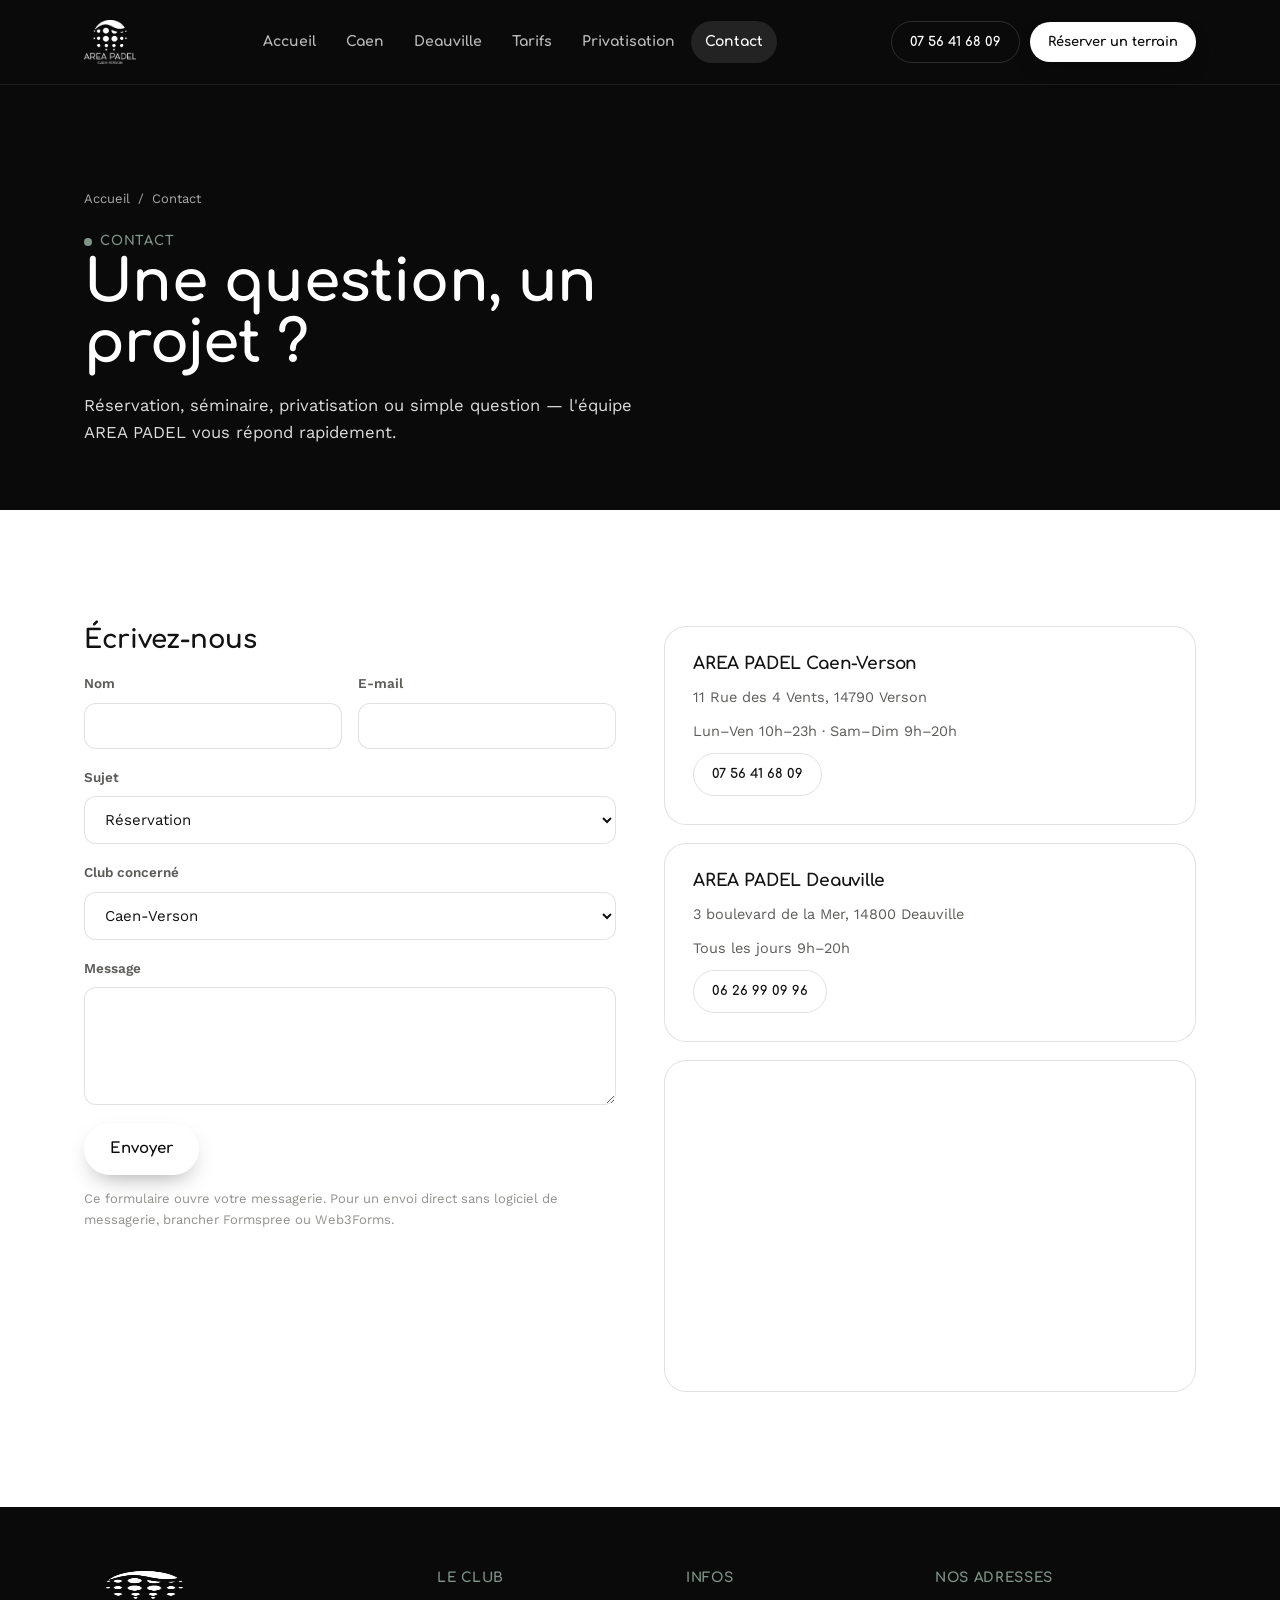
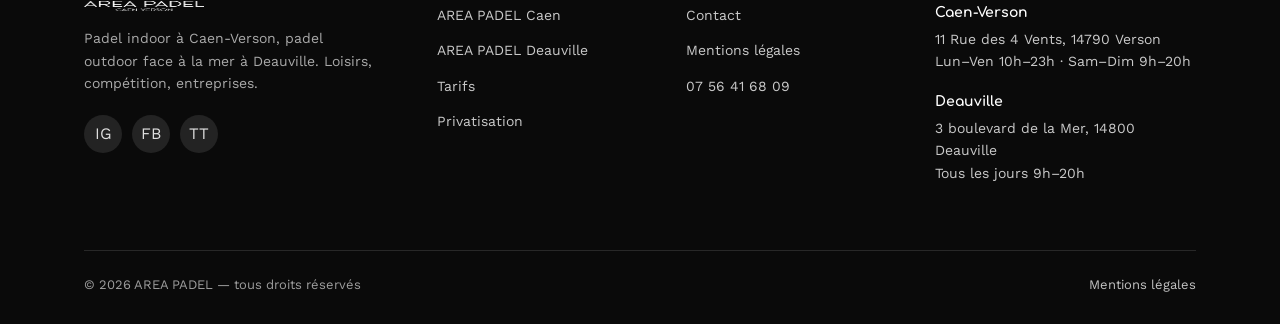
<file: contact.html>
<!doctype html>
<html lang="fr">
<head>
<meta charset="UTF-8" />
<meta name="viewport" content="width=device-width, initial-scale=1" />
<title>Contact — AREA PADEL Caen-Verson &amp; Deauville</title>
<meta name="description" content="Contactez AREA PADEL : réservation, séminaire, privatisation ou question générale. Deux adresses, à Verson (Caen) et à Deauville." />
<link rel="canonical" href="https://area-padel-iota.vercel.app/contact.html" />
<meta property="og:type" content="website" />
<meta property="og:title" content="Contact — AREA PADEL" />
<meta property="og:description" content="Réservation, séminaire, privatisation : contactez l'équipe AREA PADEL à Caen-Verson ou Deauville." />
<meta property="og:image" content="https://area-padel-iota.vercel.app/assets/img/og-image.jpg" />
<meta property="og:image:width" content="1200" />
<meta property="og:image:height" content="630" />
<meta property="og:url" content="https://area-padel-iota.vercel.app/contact.html" />
<meta property="og:locale" content="fr_FR" />
<meta name="theme-color" content="#0a0a0a" />
<link rel="icon" href="assets/img/favicon.svg" type="image/svg+xml" />
<link rel="preconnect" href="https://fonts.googleapis.com" />
<link rel="preconnect" href="https://fonts.gstatic.com" crossorigin />
<link rel="stylesheet" href="https://fonts.googleapis.com/css2?family=Comfortaa:wght@500;700&family=Work+Sans:wght@400;500;600&display=swap" />
<link rel="stylesheet" href="assets/styles.css" />
<link rel="stylesheet" href="assets/site.css" />
</head>
<body>
<a href="#main" class="skip-link">Aller au contenu</a>

<header class="site-header">
  <div class="wrap">
    <a href="index.html" class="brand" aria-label="AREA PADEL — accueil">
      <img src="assets/img/logo-area-padel.webp" alt="AREA PADEL Caen-Verson" width="140" height="119" />
    </a>
    <nav class="main-nav" id="main-nav" aria-label="Navigation principale">
      <a href="index.html" data-page="index.html">Accueil</a>
      <a href="caen.html" data-page="caen.html">Caen</a>
      <a href="deauville.html" data-page="deauville.html">Deauville</a>
      <a href="tarifs.html" data-page="tarifs.html">Tarifs</a>
      <a href="privatisation.html" data-page="privatisation.html">Privatisation</a>
      <a href="contact.html" data-page="contact.html" class="is-active">Contact</a>
    </nav>
    <div class="header-cta">
      <a href="tel:0756416809" class="btn btn-outline btn-sm">07 56 41 68 09</a>
      <a href="contact.html" class="btn btn-primary btn-sm">Réserver un terrain</a>
    </div>
    <button class="nav-toggle" aria-label="Ouvrir le menu" aria-expanded="false" aria-controls="main-nav">
      <svg viewBox="0 0 24 24" fill="none" stroke="currentColor" stroke-width="2" stroke-linecap="round"><path d="M3 6h18M3 12h18M3 18h18"/></svg>
    </button>
  </div>
</header>

<main id="main">

  <section class="page-hero theme-caen">
    <div class="wrap">
      <p class="breadcrumb"><a href="index.html">Accueil</a> / <span>Contact</span></p>
      <p class="eyebrow">Contact</p>
      <h1>Une question, un projet ?</h1>
      <p class="lead">Réservation, séminaire, privatisation ou simple question — l'équipe AREA PADEL vous répond rapidement.</p>
    </div>
  </section>

  <section class="section-pad">
    <div class="wrap contact-grid">
      <div class="reveal">
        <h2 class="h-md" style="font-size:26px;margin-bottom:20px">Écrivez-nous</h2>
        <form class="contact-form" action="mailto:contact@area-padel.fr" method="post" enctype="text/plain">
          <div class="form-row">
            <div class="form-field">
              <label for="nom">Nom</label>
              <input id="nom" name="nom" type="text" required autocomplete="name" />
            </div>
            <div class="form-field">
              <label for="email">E-mail</label>
              <input id="email" name="email" type="email" required autocomplete="email" />
            </div>
          </div>
          <div class="form-field">
            <label for="sujet">Sujet</label>
            <select id="sujet" name="sujet">
              <option>Réservation</option>
              <option>Privatisation / séminaire</option>
              <option>Partenariat</option>
              <option>Question générale</option>
            </select>
          </div>
          <div class="form-field">
            <label for="club">Club concerné</label>
            <select id="club" name="club">
              <option>Caen-Verson</option>
              <option>Deauville</option>
              <option>Les deux / je ne sais pas</option>
            </select>
          </div>
          <div class="form-field">
            <label for="message">Message</label>
            <textarea id="message" name="message" rows="5" required></textarea>
          </div>
          <button class="btn btn-primary" type="submit">Envoyer</button>
        </form>
        <p class="tarif-note" style="margin-top:14px">Ce formulaire ouvre votre messagerie. Pour un envoi direct sans logiciel de messagerie, brancher Formspree ou Web3Forms.</p>
      </div>

      <div class="reveal">
        <div class="contact-card">
          <h3>AREA PADEL Caen-Verson</h3>
          <p style="font-size:14.5px;color:var(--ink-dim);margin-bottom:10px">11 Rue des 4 Vents, 14790 Verson</p>
          <p style="font-size:14.5px;color:var(--ink-dim);margin-bottom:10px">Lun–Ven 10h–23h · Sam–Dim 9h–20h</p>
          <a href="tel:0756416809" class="btn btn-outline btn-sm">07 56 41 68 09</a>
        </div>
        <div class="contact-card">
          <h3>AREA PADEL Deauville</h3>
          <p style="font-size:14.5px;color:var(--ink-dim);margin-bottom:10px">3 boulevard de la Mer, 14800 Deauville</p>
          <p style="font-size:14.5px;color:var(--ink-dim);margin-bottom:10px">Tous les jours 9h–20h</p>
          <a href="tel:0626990996" class="btn btn-outline btn-sm">06 26 99 09 96</a>
        </div>
        <div class="map-frame">
          <iframe title="Localisation AREA PADEL Caen-Verson" src="https://maps.google.com/maps?q=11+Rue+des+4+Vents,+14790+Verson&output=embed" loading="lazy"></iframe>
        </div>
      </div>
    </div>
  </section>

</main>

<footer class="site-footer">
  <div class="wrap">
    <div class="footer-top">
      <div class="footer-brand">
        <img src="assets/img/logo-area-padel.webp" alt="AREA PADEL" width="120" height="102" />
        <p>Padel indoor à Caen-Verson, padel outdoor face à la mer à Deauville. Loisirs, compétition, entreprises.</p>
        <div class="footer-social">
          <a href="#" aria-label="Instagram">IG</a>
          <a href="#" aria-label="Facebook">FB</a>
          <a href="#" aria-label="TikTok">TT</a>
        </div>
      </div>
      <div class="footer-col">
        <h4>Le club</h4>
        <ul>
          <li><a href="caen.html">AREA PADEL Caen</a></li>
          <li><a href="deauville.html">AREA PADEL Deauville</a></li>
          <li><a href="tarifs.html">Tarifs</a></li>
          <li><a href="privatisation.html">Privatisation</a></li>
        </ul>
      </div>
      <div class="footer-col">
        <h4>Infos</h4>
        <ul>
          <li><a href="contact.html">Contact</a></li>
          <li><a href="mentions-legales.html">Mentions légales</a></li>
          <li><a href="tel:0756416809">07 56 41 68 09</a></li>
        </ul>
      </div>
      <div class="footer-col">
        <h4>Nos adresses</h4>
        <div class="footer-addr">
          <strong>Caen-Verson</strong>
          <address>11 Rue des 4 Vents, 14790 Verson<br>Lun–Ven 10h–23h · Sam–Dim 9h–20h</address>
        </div>
        <div class="footer-addr">
          <strong>Deauville</strong>
          <address>3 boulevard de la Mer, 14800 Deauville<br>Tous les jours 9h–20h</address>
        </div>
      </div>
    </div>
    <div class="footer-bottom">
      <span>© <span id="year"></span> AREA PADEL — tous droits réservés</span>
      <a href="mentions-legales.html">Mentions légales</a>
    </div>
  </div>
</footer>

<script>document.getElementById('year').textContent = new Date().getFullYear();</script>
<script src="assets/site.js"></script>
</body>
</html>
</file>
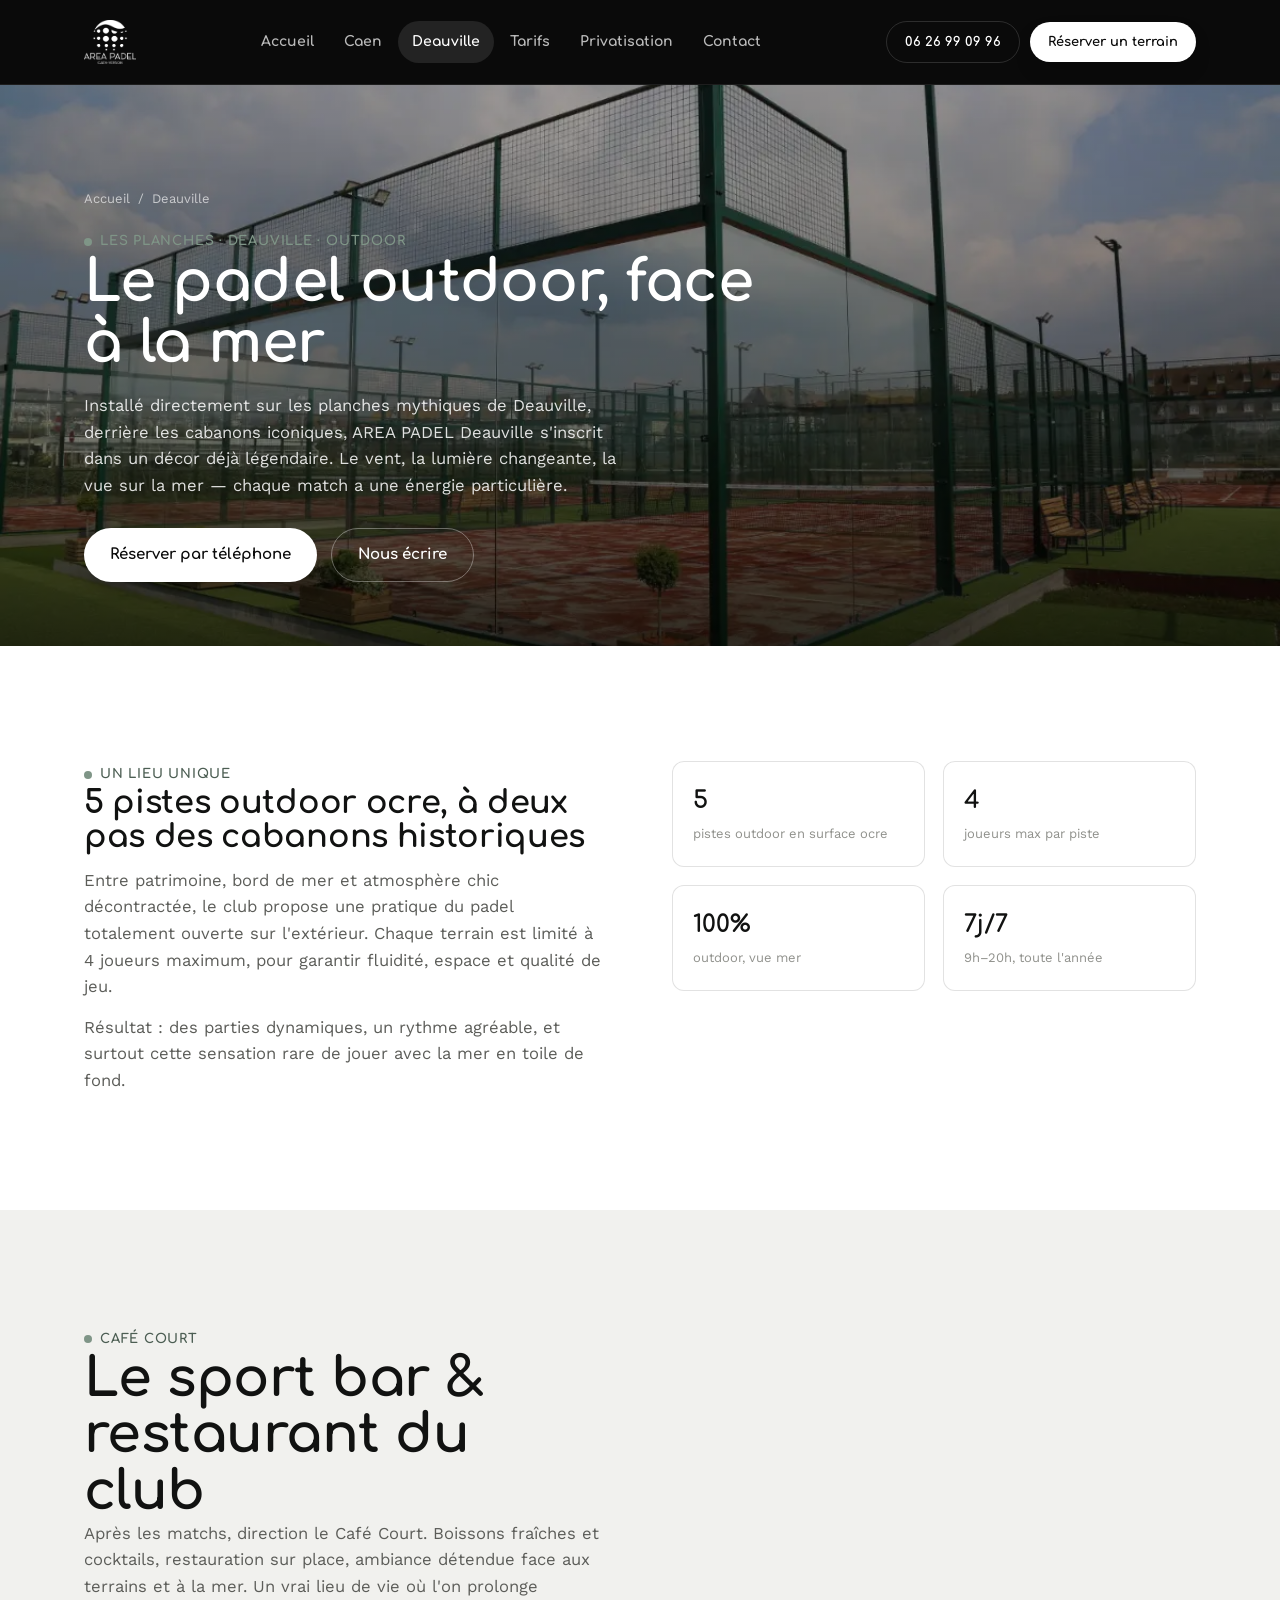
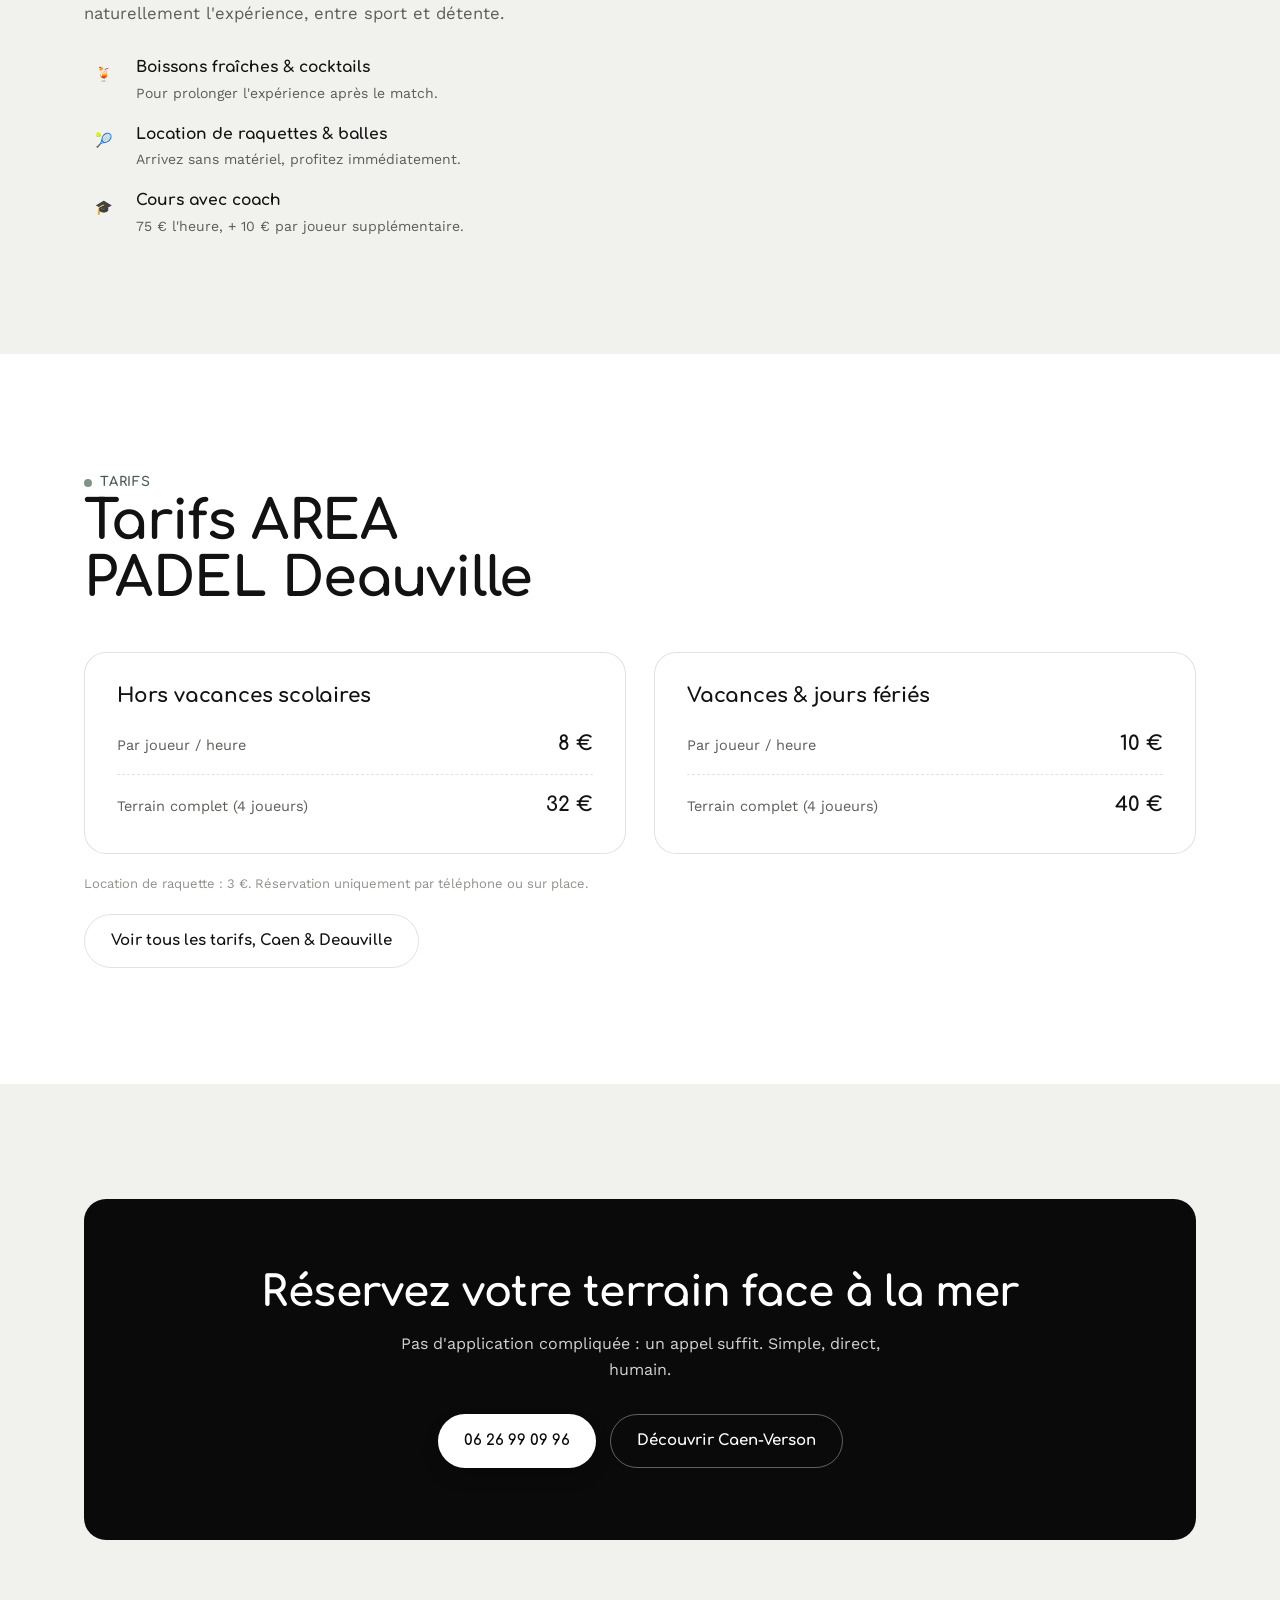
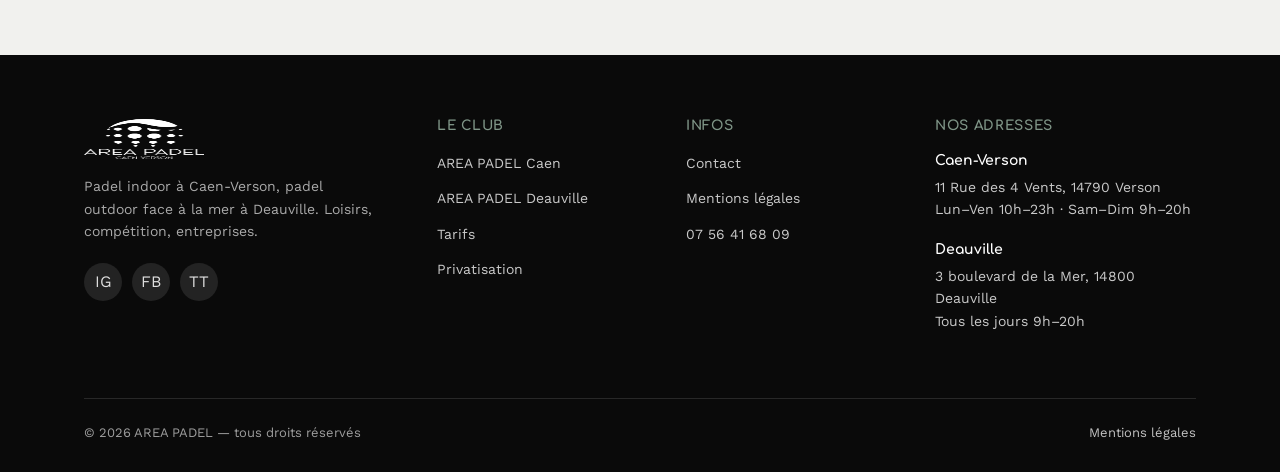
<file: deauville.html>
<!doctype html>
<html lang="fr">
<head>
<meta charset="UTF-8" />
<meta name="viewport" content="width=device-width, initial-scale=1" />
<title>AREA PADEL Deauville — Padel outdoor face à la mer, sur les planches</title>
<meta name="description" content="AREA PADEL Deauville : 5 pistes outdoor en surface ocre, installées sur les planches, face à la mer. Café Court, le sport bar du club. Réservation par téléphone ou sur place." />
<link rel="canonical" href="https://area-padel-iota.vercel.app/deauville.html" />
<meta property="og:type" content="website" />
<meta property="og:title" content="AREA PADEL Deauville — Padel outdoor face à la mer" />
<meta property="og:description" content="5 pistes outdoor ocre sur les planches de Deauville, face à la mer. Café Court, le sport bar du club." />
<meta property="og:image" content="https://area-padel-iota.vercel.app/assets/img/og-image.jpg" />
<meta property="og:image:width" content="1200" />
<meta property="og:image:height" content="630" />
<meta property="og:url" content="https://area-padel-iota.vercel.app/deauville.html" />
<meta property="og:locale" content="fr_FR" />
<meta name="theme-color" content="#0a0a0a" />
<link rel="icon" href="assets/img/favicon.svg" type="image/svg+xml" />
<link rel="preconnect" href="https://fonts.googleapis.com" />
<link rel="preconnect" href="https://fonts.gstatic.com" crossorigin />
<link rel="stylesheet" href="https://fonts.googleapis.com/css2?family=Comfortaa:wght@500;700&family=Work+Sans:wght@400;500;600&display=swap" />
<link rel="stylesheet" href="assets/styles.css" />
<link rel="stylesheet" href="assets/site.css" />
</head>
<body>
<a href="#main" class="skip-link">Aller au contenu</a>

<header class="site-header">
  <div class="wrap">
    <a href="index.html" class="brand" aria-label="AREA PADEL — accueil">
      <img src="assets/img/logo-area-padel.webp" alt="AREA PADEL Caen-Verson" width="140" height="119" />
    </a>
    <nav class="main-nav" id="main-nav" aria-label="Navigation principale">
      <a href="index.html" data-page="index.html">Accueil</a>
      <a href="caen.html" data-page="caen.html">Caen</a>
      <a href="deauville.html" data-page="deauville.html" class="is-active">Deauville</a>
      <a href="tarifs.html" data-page="tarifs.html">Tarifs</a>
      <a href="privatisation.html" data-page="privatisation.html">Privatisation</a>
      <a href="contact.html" data-page="contact.html">Contact</a>
    </nav>
    <div class="header-cta">
      <a href="tel:0626990996" class="btn btn-outline btn-sm">06 26 99 09 96</a>
      <a href="contact.html" class="btn btn-primary btn-sm">Réserver un terrain</a>
    </div>
    <button class="nav-toggle" aria-label="Ouvrir le menu" aria-expanded="false" aria-controls="main-nav">
      <svg viewBox="0 0 24 24" fill="none" stroke="currentColor" stroke-width="2" stroke-linecap="round"><path d="M3 6h18M3 12h18M3 18h18"/></svg>
    </button>
  </div>
</header>

<main id="main">

  <section class="page-hero theme-deauville">
    <div class="page-hero-media">
      <img src="assets/img/deauville-club-1.webp" alt="Terrain de padel outdoor à Deauville, surface ocre face à la mer" loading="eager" width="1600" height="900" />
    </div>
    <div class="page-hero-overlay"></div>
    <div class="wrap">
      <p class="breadcrumb"><a href="index.html">Accueil</a> / <span>Deauville</span></p>
      <p class="eyebrow">Les planches · Deauville · outdoor</p>
      <h1>Le padel outdoor, face à la mer</h1>
      <p class="lead">Installé directement sur les planches mythiques de Deauville, derrière les cabanons iconiques, AREA PADEL Deauville s'inscrit dans un décor déjà légendaire. Le vent, la lumière changeante, la vue sur la mer — chaque match a une énergie particulière.</p>
      <div class="hero-actions" style="margin-top:28px">
        <a href="tel:0626990996" class="btn btn-ocre">Réserver par téléphone</a>
        <a href="contact.html" class="btn btn-ghost-light">Nous écrire</a>
      </div>
    </div>
  </section>

  <section class="section-pad">
    <div class="wrap split">
      <div class="reveal">
        <p class="eyebrow" style="color:var(--accent-deep)">Un lieu unique</p>
        <h2 class="h-md" style="font-size:clamp(24px,3vw,32px)">5 pistes outdoor ocre, à deux pas des cabanons historiques</h2>
        <p class="lead" style="margin-top:14px">Entre patrimoine, bord de mer et atmosphère chic décontractée, le club propose une pratique du padel totalement ouverte sur l'extérieur. Chaque terrain est limité à 4 joueurs maximum, pour garantir fluidité, espace et qualité de jeu.</p>
        <p class="lead" style="margin-top:14px">Résultat : des parties dynamiques, un rythme agréable, et surtout cette sensation rare de jouer avec la mer en toile de fond.</p>
      </div>
      <div class="reveal">
        <div class="facts-grid" style="grid-template-columns:1fr 1fr;margin-top:0">
          <div class="fact-box"><b>5</b><span>pistes outdoor en surface ocre</span></div>
          <div class="fact-box"><b>4</b><span>joueurs max par piste</span></div>
          <div class="fact-box"><b>100%</b><span>outdoor, vue mer</span></div>
          <div class="fact-box"><b>7j/7</b><span>9h–20h, toute l'année</span></div>
        </div>
      </div>
    </div>
  </section>

  <section class="section-pad" style="background:var(--paper-dim)">
    <div class="wrap">
      <p class="eyebrow reveal" style="color:var(--accent-deep)">Café Court</p>
      <h2 class="h-lg reveal">Le sport bar &amp; restaurant du club</h2>
      <p class="lead reveal">Après les matchs, direction le Café Court. Boissons fraîches et cocktails, restauration sur place, ambiance détendue face aux terrains et à la mer. Un vrai lieu de vie où l'on prolonge naturellement l'expérience, entre sport et détente.</p>
      <ul class="ambiance-list reveal" style="margin-top:28px;max-width:640px">
        <li><span class="ico" aria-hidden="true">🍹</span><div><strong>Boissons fraîches &amp; cocktails</strong><span>Pour prolonger l'expérience après le match.</span></div></li>
        <li><span class="ico" aria-hidden="true">🎾</span><div><strong>Location de raquettes &amp; balles</strong><span>Arrivez sans matériel, profitez immédiatement.</span></div></li>
        <li><span class="ico" aria-hidden="true">🎓</span><div><strong>Cours avec coach</strong><span>75 € l'heure, + 10 € par joueur supplémentaire.</span></div></li>
      </ul>
    </div>
  </section>

  <section class="section-pad">
    <div class="wrap">
      <p class="eyebrow reveal">Tarifs</p>
      <h2 class="h-lg reveal">Tarifs AREA PADEL Deauville</h2>
      <div class="tarifs-grid" style="grid-template-columns:1fr 1fr">
        <div class="tarif-card reveal">
          <header><h3>Hors vacances scolaires</h3></header>
          <div class="tarif-rows">
            <div class="tarif-row"><span class="lbl">Par joueur / heure</span><span class="val">8 €</span></div>
            <div class="tarif-row"><span class="lbl">Terrain complet (4 joueurs)</span><span class="val">32 €</span></div>
          </div>
        </div>
        <div class="tarif-card reveal">
          <header><h3>Vacances &amp; jours fériés</h3></header>
          <div class="tarif-rows">
            <div class="tarif-row"><span class="lbl">Par joueur / heure</span><span class="val">10 €</span></div>
            <div class="tarif-row"><span class="lbl">Terrain complet (4 joueurs)</span><span class="val">40 €</span></div>
          </div>
        </div>
      </div>
      <p class="tarif-note reveal" style="margin-top:20px">Location de raquette : 3 €. Réservation uniquement par téléphone ou sur place.</p>
      <div style="margin-top:20px"><a href="tarifs.html" class="btn btn-outline">Voir tous les tarifs, Caen &amp; Deauville</a></div>
    </div>
  </section>

  <section class="section-pad" style="background:var(--paper-dim)">
    <div class="wrap">
      <div class="cta-band reveal">
        <h2>Réservez votre terrain face à la mer</h2>
        <p>Pas d'application compliquée : un appel suffit. Simple, direct, humain.</p>
        <div class="hero-actions">
          <a href="tel:0626990996" class="btn btn-ocre">06 26 99 09 96</a>
          <a href="caen.html" class="btn btn-ghost-light">Découvrir Caen-Verson</a>
        </div>
      </div>
    </div>
  </section>

</main>

<footer class="site-footer">
  <div class="wrap">
    <div class="footer-top">
      <div class="footer-brand">
        <img src="assets/img/logo-area-padel.webp" alt="AREA PADEL" width="120" height="102" />
        <p>Padel indoor à Caen-Verson, padel outdoor face à la mer à Deauville. Loisirs, compétition, entreprises.</p>
        <div class="footer-social">
          <a href="#" aria-label="Instagram">IG</a>
          <a href="#" aria-label="Facebook">FB</a>
          <a href="#" aria-label="TikTok">TT</a>
        </div>
      </div>
      <div class="footer-col">
        <h4>Le club</h4>
        <ul>
          <li><a href="caen.html">AREA PADEL Caen</a></li>
          <li><a href="deauville.html">AREA PADEL Deauville</a></li>
          <li><a href="tarifs.html">Tarifs</a></li>
          <li><a href="privatisation.html">Privatisation</a></li>
        </ul>
      </div>
      <div class="footer-col">
        <h4>Infos</h4>
        <ul>
          <li><a href="contact.html">Contact</a></li>
          <li><a href="mentions-legales.html">Mentions légales</a></li>
          <li><a href="tel:0756416809">07 56 41 68 09</a></li>
        </ul>
      </div>
      <div class="footer-col">
        <h4>Nos adresses</h4>
        <div class="footer-addr">
          <strong>Caen-Verson</strong>
          <address>11 Rue des 4 Vents, 14790 Verson<br>Lun–Ven 10h–23h · Sam–Dim 9h–20h</address>
        </div>
        <div class="footer-addr">
          <strong>Deauville</strong>
          <address>3 boulevard de la Mer, 14800 Deauville<br>Tous les jours 9h–20h</address>
        </div>
      </div>
    </div>
    <div class="footer-bottom">
      <span>© <span id="year"></span> AREA PADEL — tous droits réservés</span>
      <a href="mentions-legales.html">Mentions légales</a>
    </div>
  </div>
</footer>

<script>document.getElementById('year').textContent = new Date().getFullYear();</script>
<script src="assets/site.js"></script>
</body>
</html>
</file>
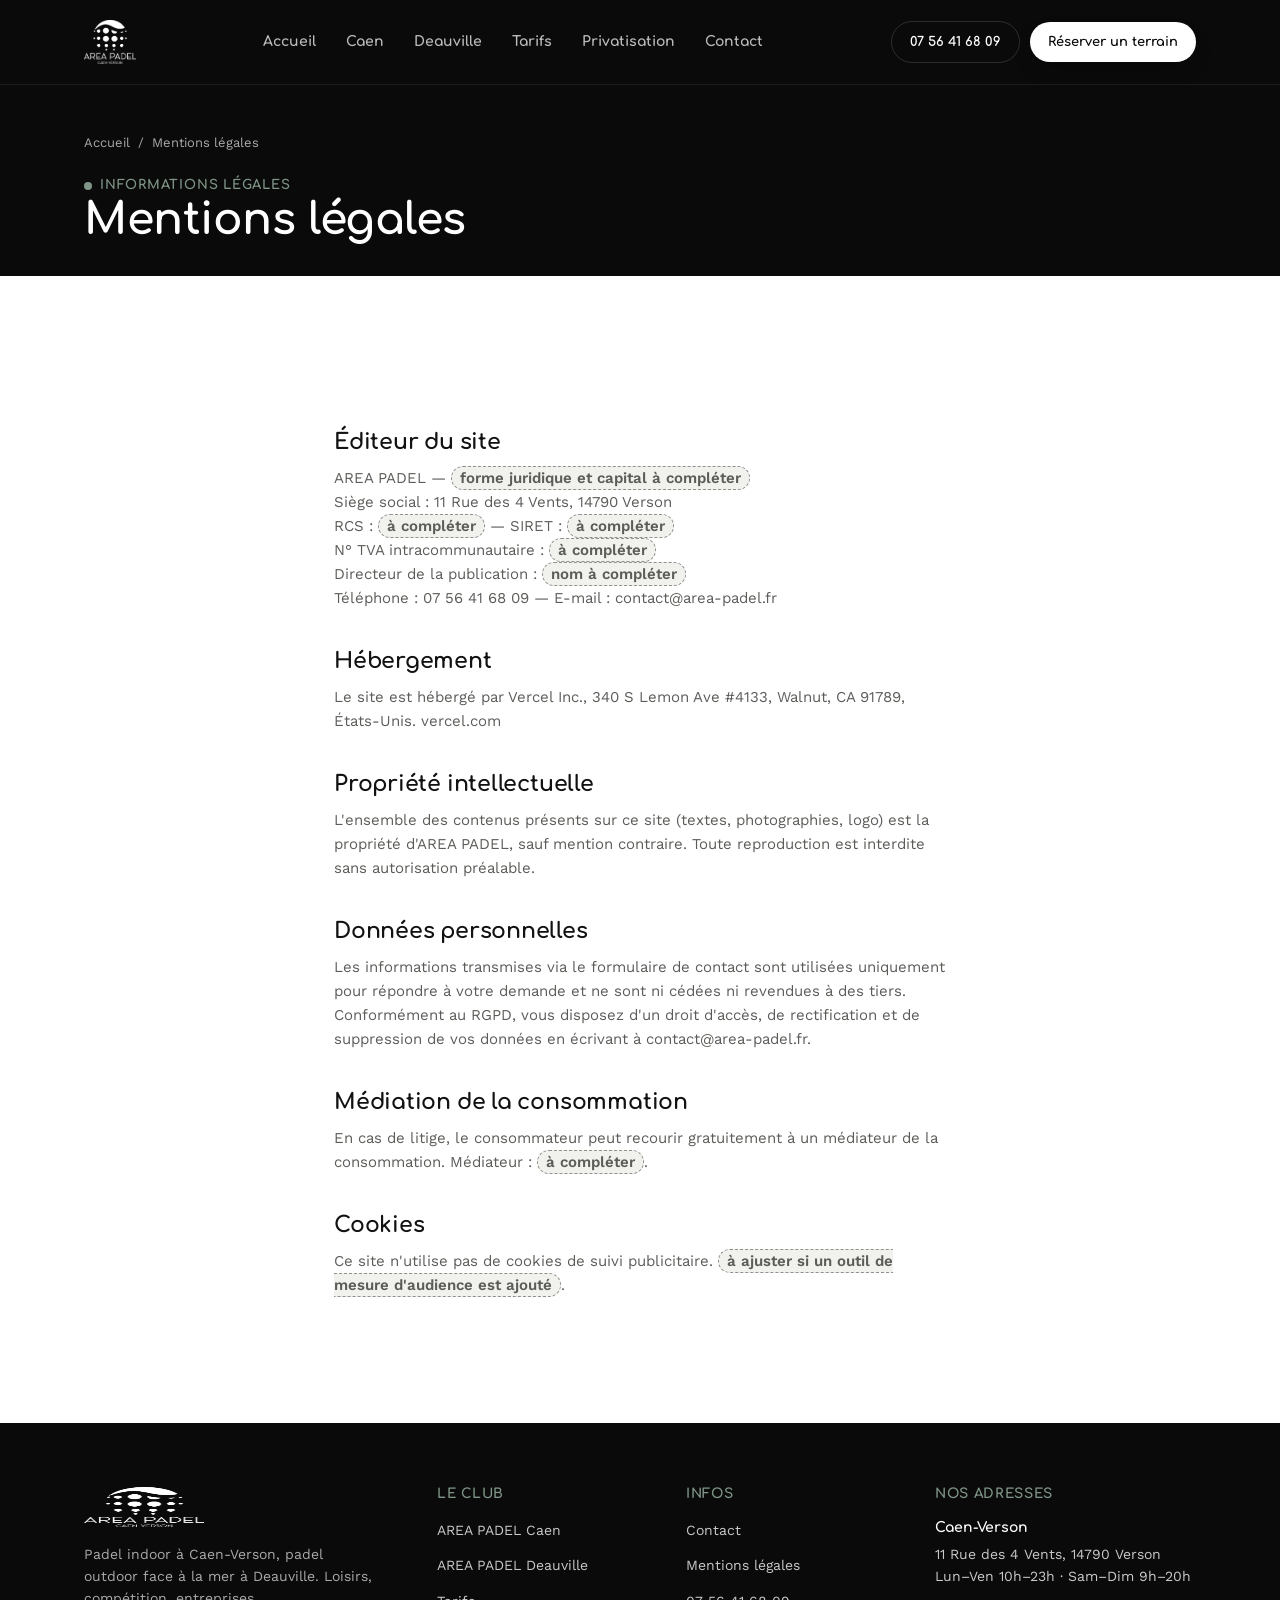
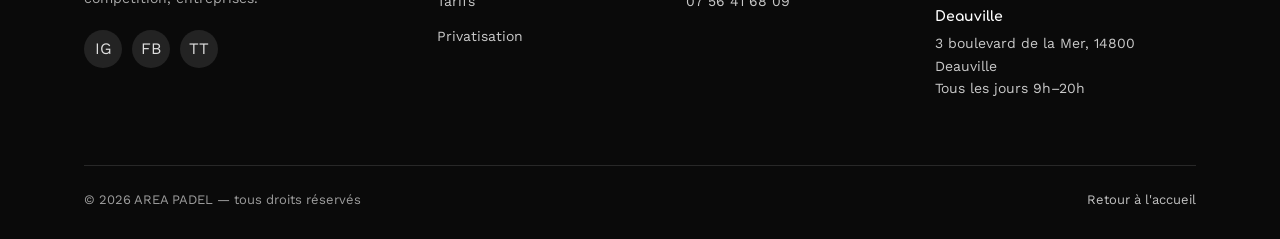
<file: mentions-legales.html>
<!doctype html>
<html lang="fr">
<head>
<meta charset="UTF-8" />
<meta name="viewport" content="width=device-width, initial-scale=1" />
<title>Mentions légales — AREA PADEL</title>
<meta name="description" content="Mentions légales du site AREA PADEL." />
<link rel="canonical" href="https://area-padel-iota.vercel.app/mentions-legales.html" />
<meta name="robots" content="noindex" />
<meta name="theme-color" content="#0a0a0a" />
<link rel="icon" href="assets/img/favicon.svg" type="image/svg+xml" />
<link rel="preconnect" href="https://fonts.googleapis.com" />
<link rel="preconnect" href="https://fonts.gstatic.com" crossorigin />
<link rel="stylesheet" href="https://fonts.googleapis.com/css2?family=Comfortaa:wght@500;700&family=Work+Sans:wght@400;500;600&display=swap" />
<link rel="stylesheet" href="assets/styles.css" />
<link rel="stylesheet" href="assets/site.css" />
</head>
<body>
<a href="#main" class="skip-link">Aller au contenu</a>

<header class="site-header">
  <div class="wrap">
    <a href="index.html" class="brand" aria-label="AREA PADEL — accueil">
      <img src="assets/img/logo-area-padel.webp" alt="AREA PADEL Caen-Verson" width="140" height="119" />
    </a>
    <nav class="main-nav" id="main-nav" aria-label="Navigation principale">
      <a href="index.html" data-page="index.html">Accueil</a>
      <a href="caen.html" data-page="caen.html">Caen</a>
      <a href="deauville.html" data-page="deauville.html">Deauville</a>
      <a href="tarifs.html" data-page="tarifs.html">Tarifs</a>
      <a href="privatisation.html" data-page="privatisation.html">Privatisation</a>
      <a href="contact.html" data-page="contact.html">Contact</a>
    </nav>
    <div class="header-cta">
      <a href="tel:0756416809" class="btn btn-outline btn-sm">07 56 41 68 09</a>
      <a href="contact.html" class="btn btn-primary btn-sm">Réserver un terrain</a>
    </div>
    <button class="nav-toggle" aria-label="Ouvrir le menu" aria-expanded="false" aria-controls="main-nav">
      <svg viewBox="0 0 24 24" fill="none" stroke="currentColor" stroke-width="2" stroke-linecap="round"><path d="M3 6h18M3 12h18M3 18h18"/></svg>
    </button>
  </div>
</header>

<main id="main">

  <section class="page-hero theme-caen" style="padding-block:48px 32px">
    <div class="wrap">
      <p class="breadcrumb"><a href="index.html">Accueil</a> / <span>Mentions légales</span></p>
      <p class="eyebrow">Informations légales</p>
      <h1 style="font-size:clamp(30px,4vw,44px)">Mentions légales</h1>
    </div>
  </section>

  <section class="section-pad">
    <div class="wrap legal-body">
      <h2>Éditeur du site</h2>
      <p>
        AREA PADEL — <span class="legal-todo">forme juridique et capital à compléter</span><br>
        Siège social : 11 Rue des 4 Vents, 14790 Verson<br>
        RCS : <span class="legal-todo">à compléter</span> — SIRET : <span class="legal-todo">à compléter</span><br>
        N° TVA intracommunautaire : <span class="legal-todo">à compléter</span><br>
        Directeur de la publication : <span class="legal-todo">nom à compléter</span><br>
        Téléphone : <a href="tel:0756416809">07 56 41 68 09</a> — E-mail : <a href="mailto:contact@area-padel.fr">contact@area-padel.fr</a>
      </p>

      <h2>Hébergement</h2>
      <p>Le site est hébergé par Vercel Inc., 340 S Lemon Ave #4133, Walnut, CA 91789, États-Unis. <a href="https://vercel.com" target="_blank" rel="noopener">vercel.com</a></p>

      <h2>Propriété intellectuelle</h2>
      <p>L'ensemble des contenus présents sur ce site (textes, photographies, logo) est la propriété d'AREA PADEL, sauf mention contraire. Toute reproduction est interdite sans autorisation préalable.</p>

      <h2>Données personnelles</h2>
      <p>Les informations transmises via le formulaire de contact sont utilisées uniquement pour répondre à votre demande et ne sont ni cédées ni revendues à des tiers. Conformément au RGPD, vous disposez d'un droit d'accès, de rectification et de suppression de vos données en écrivant à <a href="mailto:contact@area-padel.fr">contact@area-padel.fr</a>.</p>

      <h2>Médiation de la consommation</h2>
      <p>En cas de litige, le consommateur peut recourir gratuitement à un médiateur de la consommation. Médiateur : <span class="legal-todo">à compléter</span>.</p>

      <h2>Cookies</h2>
      <p>Ce site n'utilise pas de cookies de suivi publicitaire. <span class="legal-todo">à ajuster si un outil de mesure d'audience est ajouté</span>.</p>
    </div>
  </section>

</main>

<footer class="site-footer">
  <div class="wrap">
    <div class="footer-top">
      <div class="footer-brand">
        <img src="assets/img/logo-area-padel.webp" alt="AREA PADEL" width="120" height="102" />
        <p>Padel indoor à Caen-Verson, padel outdoor face à la mer à Deauville. Loisirs, compétition, entreprises.</p>
        <div class="footer-social">
          <a href="#" aria-label="Instagram">IG</a>
          <a href="#" aria-label="Facebook">FB</a>
          <a href="#" aria-label="TikTok">TT</a>
        </div>
      </div>
      <div class="footer-col">
        <h4>Le club</h4>
        <ul>
          <li><a href="caen.html">AREA PADEL Caen</a></li>
          <li><a href="deauville.html">AREA PADEL Deauville</a></li>
          <li><a href="tarifs.html">Tarifs</a></li>
          <li><a href="privatisation.html">Privatisation</a></li>
        </ul>
      </div>
      <div class="footer-col">
        <h4>Infos</h4>
        <ul>
          <li><a href="contact.html">Contact</a></li>
          <li><a href="mentions-legales.html">Mentions légales</a></li>
          <li><a href="tel:0756416809">07 56 41 68 09</a></li>
        </ul>
      </div>
      <div class="footer-col">
        <h4>Nos adresses</h4>
        <div class="footer-addr">
          <strong>Caen-Verson</strong>
          <address>11 Rue des 4 Vents, 14790 Verson<br>Lun–Ven 10h–23h · Sam–Dim 9h–20h</address>
        </div>
        <div class="footer-addr">
          <strong>Deauville</strong>
          <address>3 boulevard de la Mer, 14800 Deauville<br>Tous les jours 9h–20h</address>
        </div>
      </div>
    </div>
    <div class="footer-bottom">
      <span>© <span id="year"></span> AREA PADEL — tous droits réservés</span>
      <a href="index.html">Retour à l'accueil</a>
    </div>
  </div>
</footer>

<script>document.getElementById('year').textContent = new Date().getFullYear();</script>
<script src="assets/site.js"></script>
</body>
</html>
</file>
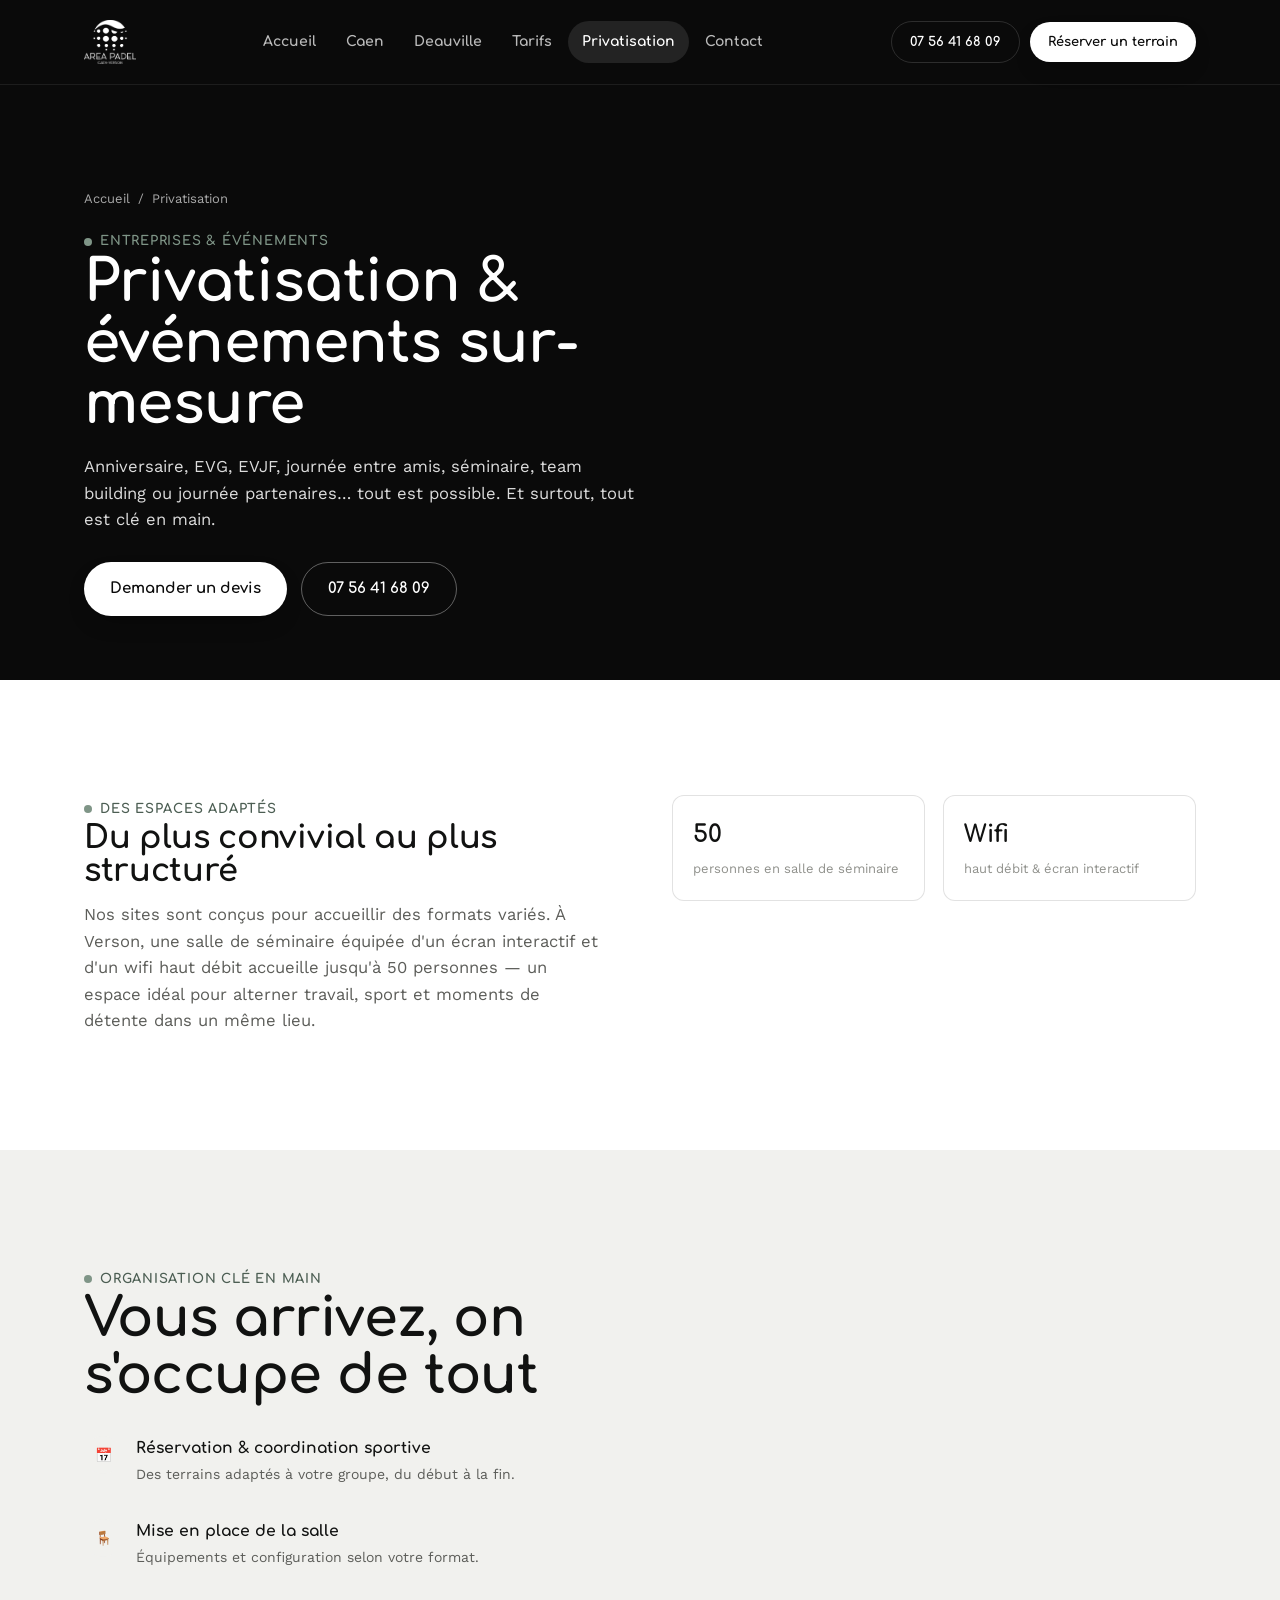
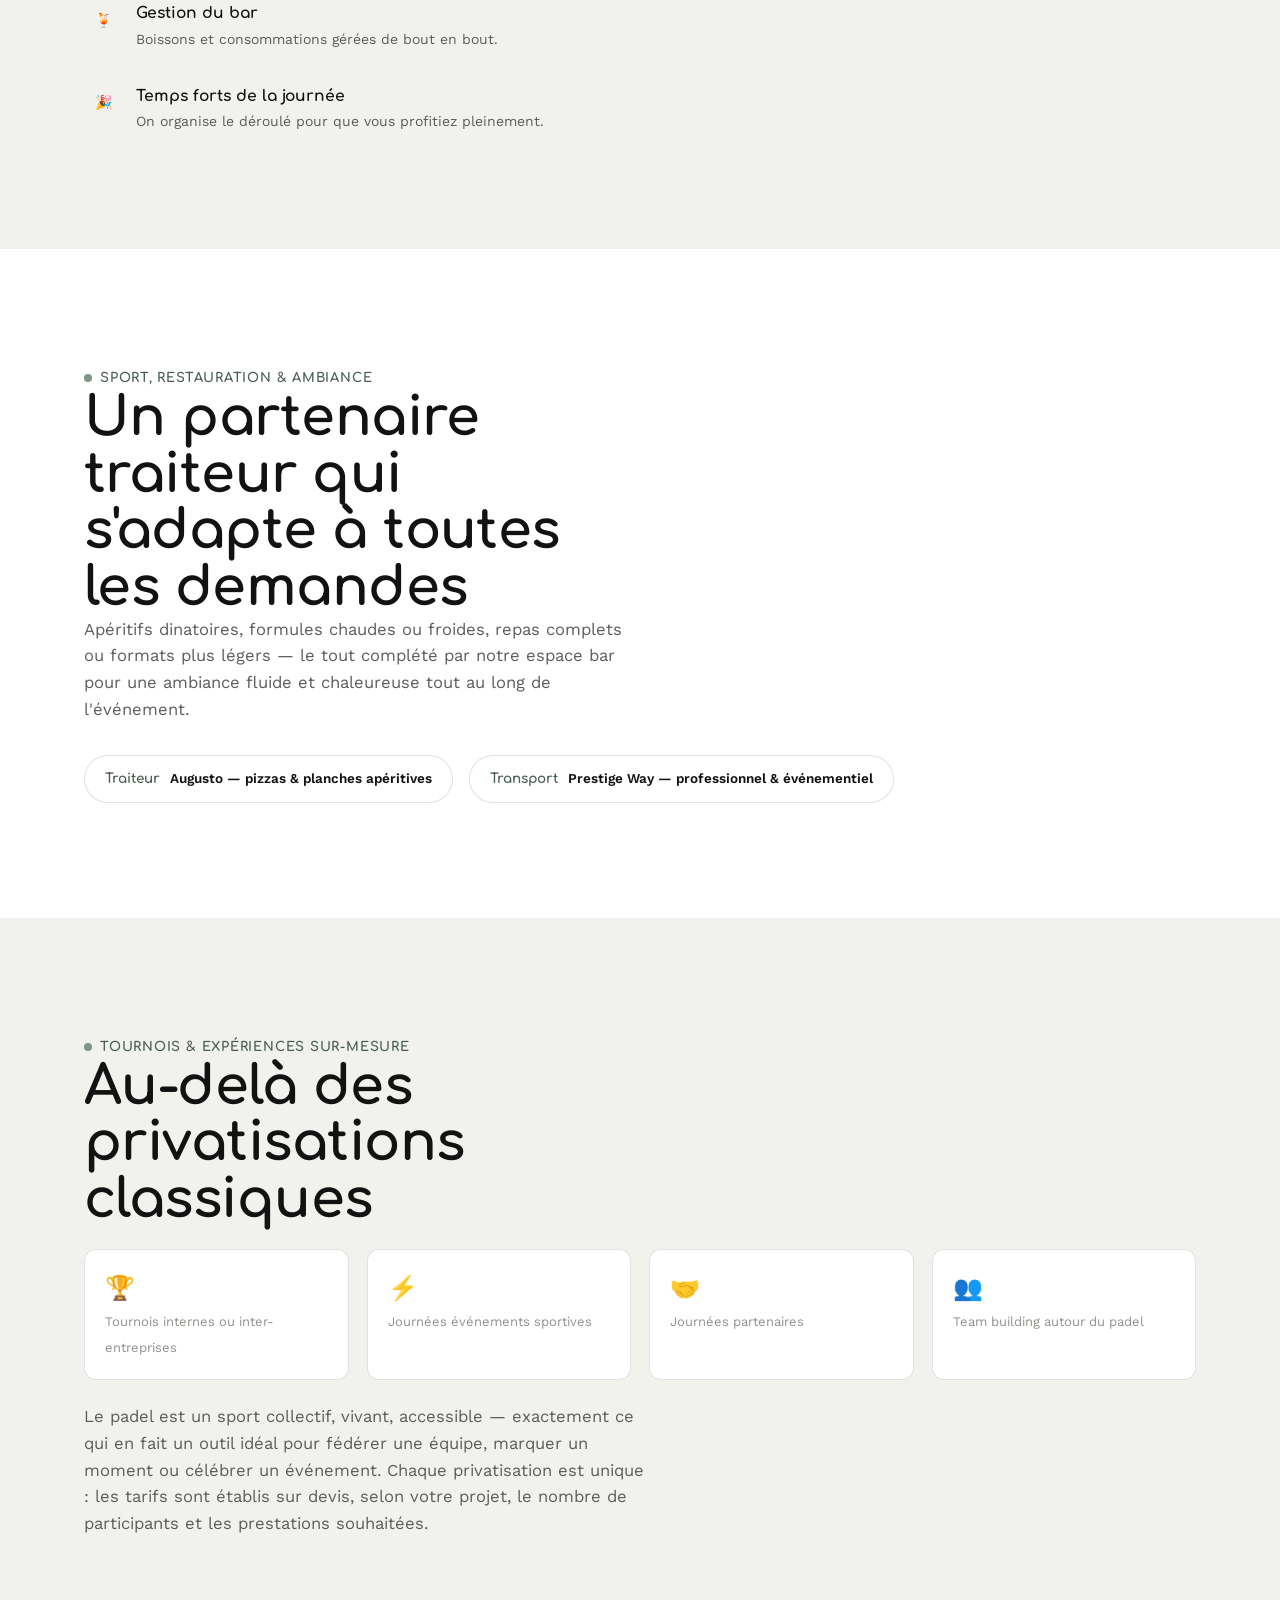
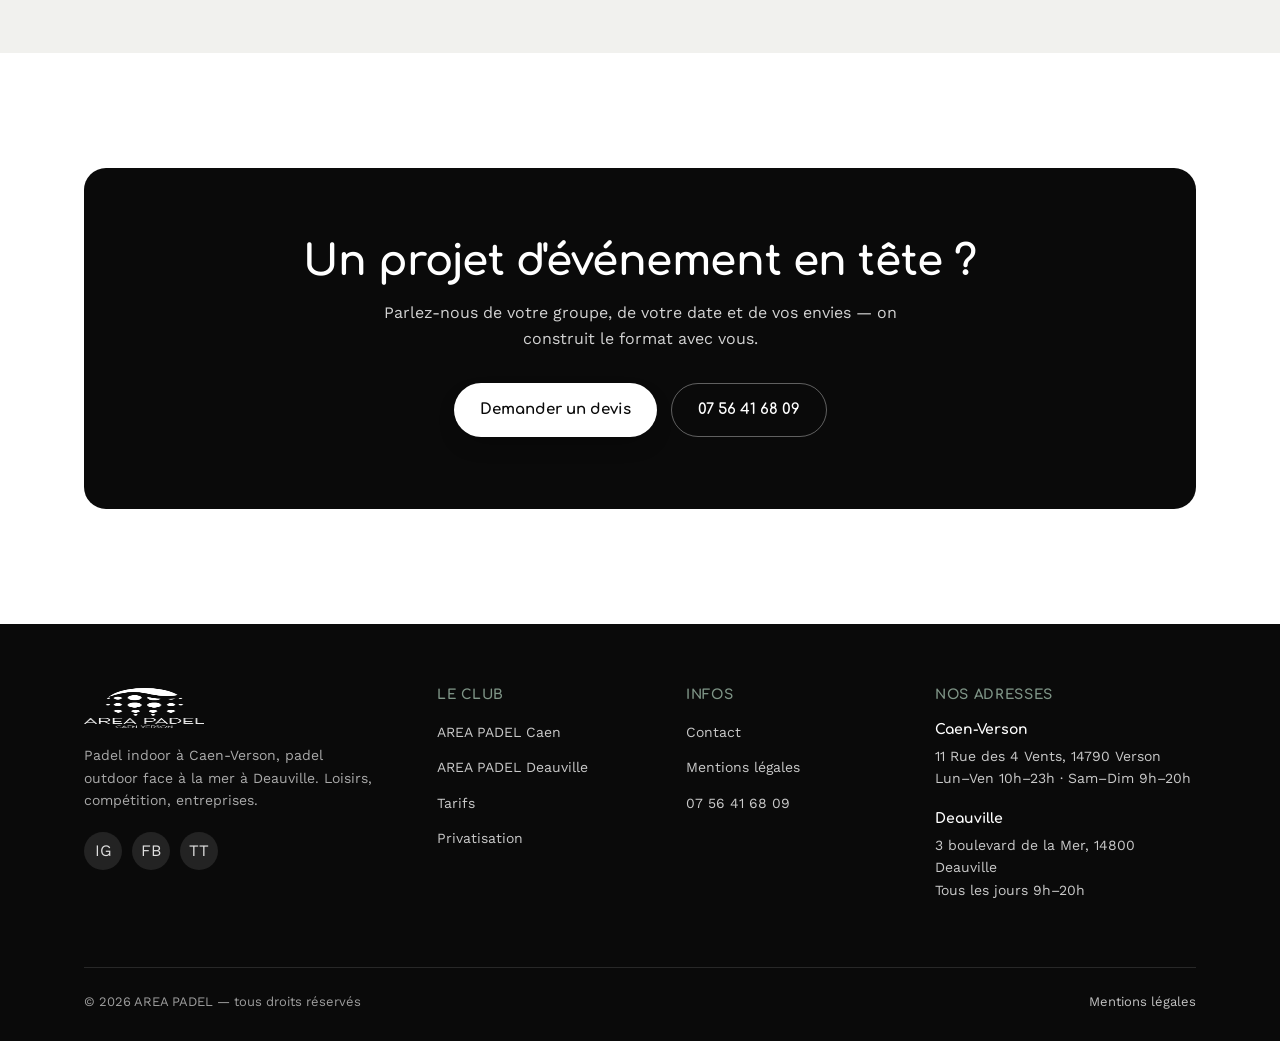
<file: privatisation.html>
<!doctype html>
<html lang="fr">
<head>
<meta charset="UTF-8" />
<meta name="viewport" content="width=device-width, initial-scale=1" />
<title>Privatisation &amp; événements AREA PADEL — Séminaire, team building, EVG/EVJF</title>
<meta name="description" content="Privatisez AREA PADEL pour votre événement : anniversaire, EVG, EVJF, séminaire, team building. Salle équipée jusqu'à 50 personnes, organisation clé en main, bar &amp; traiteur." />
<link rel="canonical" href="https://area-padel-iota.vercel.app/privatisation.html" />
<meta property="og:type" content="website" />
<meta property="og:title" content="Privatisation &amp; événements — AREA PADEL" />
<meta property="og:description" content="Séminaires, team building, EVG/EVJF, tournois inter-entreprises : organisation clé en main chez AREA PADEL." />
<meta property="og:image" content="https://area-padel-iota.vercel.app/assets/img/og-image.jpg" />
<meta property="og:image:width" content="1200" />
<meta property="og:image:height" content="630" />
<meta property="og:url" content="https://area-padel-iota.vercel.app/privatisation.html" />
<meta property="og:locale" content="fr_FR" />
<meta name="theme-color" content="#0a0a0a" />
<link rel="icon" href="assets/img/favicon.svg" type="image/svg+xml" />
<link rel="preconnect" href="https://fonts.googleapis.com" />
<link rel="preconnect" href="https://fonts.gstatic.com" crossorigin />
<link rel="stylesheet" href="https://fonts.googleapis.com/css2?family=Comfortaa:wght@500;700&family=Work+Sans:wght@400;500;600&display=swap" />
<link rel="stylesheet" href="assets/styles.css" />
<link rel="stylesheet" href="assets/site.css" />
</head>
<body>
<a href="#main" class="skip-link">Aller au contenu</a>

<header class="site-header">
  <div class="wrap">
    <a href="index.html" class="brand" aria-label="AREA PADEL — accueil">
      <img src="assets/img/logo-area-padel.webp" alt="AREA PADEL Caen-Verson" width="140" height="119" />
    </a>
    <nav class="main-nav" id="main-nav" aria-label="Navigation principale">
      <a href="index.html" data-page="index.html">Accueil</a>
      <a href="caen.html" data-page="caen.html">Caen</a>
      <a href="deauville.html" data-page="deauville.html">Deauville</a>
      <a href="tarifs.html" data-page="tarifs.html">Tarifs</a>
      <a href="privatisation.html" data-page="privatisation.html" class="is-active">Privatisation</a>
      <a href="contact.html" data-page="contact.html">Contact</a>
    </nav>
    <div class="header-cta">
      <a href="tel:0756416809" class="btn btn-outline btn-sm">07 56 41 68 09</a>
      <a href="contact.html" class="btn btn-primary btn-sm">Réserver un terrain</a>
    </div>
    <button class="nav-toggle" aria-label="Ouvrir le menu" aria-expanded="false" aria-controls="main-nav">
      <svg viewBox="0 0 24 24" fill="none" stroke="currentColor" stroke-width="2" stroke-linecap="round"><path d="M3 6h18M3 12h18M3 18h18"/></svg>
    </button>
  </div>
</header>

<main id="main">

  <section class="page-hero theme-caen">
    <div class="wrap">
      <p class="breadcrumb"><a href="index.html">Accueil</a> / <span>Privatisation</span></p>
      <p class="eyebrow">Entreprises &amp; événements</p>
      <h1>Privatisation &amp; événements sur-mesure</h1>
      <p class="lead">Anniversaire, EVG, EVJF, journée entre amis, séminaire, team building ou journée partenaires… tout est possible. Et surtout, tout est clé en main.</p>
      <div class="hero-actions" style="margin-top:28px">
        <a href="contact.html" class="btn btn-ocre">Demander un devis</a>
        <a href="tel:0756416809" class="btn btn-ghost-light">07 56 41 68 09</a>
      </div>
    </div>
  </section>

  <section class="section-pad">
    <div class="wrap split">
      <div class="reveal">
        <p class="eyebrow">Des espaces adaptés</p>
        <h2 class="h-md" style="font-size:clamp(24px,3vw,32px)">Du plus convivial au plus structuré</h2>
        <p class="lead" style="margin-top:14px">Nos sites sont conçus pour accueillir des formats variés. À Verson, une salle de séminaire équipée d'un écran interactif et d'un wifi haut débit accueille jusqu'à 50 personnes — un espace idéal pour alterner travail, sport et moments de détente dans un même lieu.</p>
      </div>
      <div class="reveal">
        <div class="facts-grid" style="grid-template-columns:1fr 1fr;margin-top:0">
          <div class="fact-box"><b>50</b><span>personnes en salle de séminaire</span></div>
          <div class="fact-box"><b>Wifi</b><span>haut débit &amp; écran interactif</span></div>
        </div>
      </div>
    </div>
  </section>

  <section class="section-pad" style="background:var(--paper-dim)">
    <div class="wrap">
      <p class="eyebrow reveal">Organisation clé en main</p>
      <h2 class="h-lg reveal">Vous arrivez, on s'occupe de tout</h2>
      <div class="ambiance-list reveal" style="max-width:720px;margin-top:32px">
        <li style="display:flex;gap:14px;align-items:flex-start">
          <span class="ico" aria-hidden="true">📅</span>
          <div><strong>Réservation &amp; coordination sportive</strong><span>Des terrains adaptés à votre groupe, du début à la fin.</span></div>
        </li>
        <li style="display:flex;gap:14px;align-items:flex-start;margin-top:16px">
          <span class="ico" aria-hidden="true">🪑</span>
          <div><strong>Mise en place de la salle</strong><span>Équipements et configuration selon votre format.</span></div>
        </li>
        <li style="display:flex;gap:14px;align-items:flex-start;margin-top:16px">
          <span class="ico" aria-hidden="true">🍹</span>
          <div><strong>Gestion du bar</strong><span>Boissons et consommations gérées de bout en bout.</span></div>
        </li>
        <li style="display:flex;gap:14px;align-items:flex-start;margin-top:16px">
          <span class="ico" aria-hidden="true">🎉</span>
          <div><strong>Temps forts de la journée</strong><span>On organise le déroulé pour que vous profitiez pleinement.</span></div>
        </li>
      </div>
    </div>
  </section>

  <section class="section-pad">
    <div class="wrap">
      <p class="eyebrow reveal">Sport, restauration &amp; ambiance</p>
      <h2 class="h-lg reveal">Un partenaire traiteur qui s'adapte à toutes les demandes</h2>
      <p class="lead reveal">Apéritifs dinatoires, formules chaudes ou froides, repas complets ou formats plus légers — le tout complété par notre espace bar pour une ambiance fluide et chaleureuse tout au long de l'événement.</p>
      <div class="partners-row reveal">
        <span class="partner-chip"><b>Traiteur</b> Augusto — pizzas &amp; planches apéritives</span>
        <span class="partner-chip"><b>Transport</b> Prestige Way — professionnel &amp; événementiel</span>
      </div>
    </div>
  </section>

  <section class="section-pad" style="background:var(--paper-dim)">
    <div class="wrap">
      <p class="eyebrow reveal">Tournois &amp; expériences sur-mesure</p>
      <h2 class="h-lg reveal">Au-delà des privatisations classiques</h2>
      <div class="facts-grid" style="grid-template-columns:repeat(4,1fr)">
        <div class="fact-box reveal"><b>🏆</b><span>Tournois internes ou inter-entreprises</span></div>
        <div class="fact-box reveal"><b>⚡</b><span>Journées événements sportives</span></div>
        <div class="fact-box reveal"><b>🤝</b><span>Journées partenaires</span></div>
        <div class="fact-box reveal"><b>👥</b><span>Team building autour du padel</span></div>
      </div>
      <p class="lead reveal" style="margin-top:24px">Le padel est un sport collectif, vivant, accessible — exactement ce qui en fait un outil idéal pour fédérer une équipe, marquer un moment ou célébrer un événement. Chaque privatisation est unique : les tarifs sont établis sur devis, selon votre projet, le nombre de participants et les prestations souhaitées.</p>
    </div>
  </section>

  <section class="section-pad">
    <div class="wrap">
      <div class="cta-band reveal">
        <h2>Un projet d'événement en tête ?</h2>
        <p>Parlez-nous de votre groupe, de votre date et de vos envies — on construit le format avec vous.</p>
        <div class="hero-actions">
          <a href="contact.html" class="btn btn-ocre">Demander un devis</a>
          <a href="tel:0756416809" class="btn btn-ghost-light">07 56 41 68 09</a>
        </div>
      </div>
    </div>
  </section>

</main>

<footer class="site-footer">
  <div class="wrap">
    <div class="footer-top">
      <div class="footer-brand">
        <img src="assets/img/logo-area-padel.webp" alt="AREA PADEL" width="120" height="102" />
        <p>Padel indoor à Caen-Verson, padel outdoor face à la mer à Deauville. Loisirs, compétition, entreprises.</p>
        <div class="footer-social">
          <a href="#" aria-label="Instagram">IG</a>
          <a href="#" aria-label="Facebook">FB</a>
          <a href="#" aria-label="TikTok">TT</a>
        </div>
      </div>
      <div class="footer-col">
        <h4>Le club</h4>
        <ul>
          <li><a href="caen.html">AREA PADEL Caen</a></li>
          <li><a href="deauville.html">AREA PADEL Deauville</a></li>
          <li><a href="tarifs.html">Tarifs</a></li>
          <li><a href="privatisation.html">Privatisation</a></li>
        </ul>
      </div>
      <div class="footer-col">
        <h4>Infos</h4>
        <ul>
          <li><a href="contact.html">Contact</a></li>
          <li><a href="mentions-legales.html">Mentions légales</a></li>
          <li><a href="tel:0756416809">07 56 41 68 09</a></li>
        </ul>
      </div>
      <div class="footer-col">
        <h4>Nos adresses</h4>
        <div class="footer-addr">
          <strong>Caen-Verson</strong>
          <address>11 Rue des 4 Vents, 14790 Verson<br>Lun–Ven 10h–23h · Sam–Dim 9h–20h</address>
        </div>
        <div class="footer-addr">
          <strong>Deauville</strong>
          <address>3 boulevard de la Mer, 14800 Deauville<br>Tous les jours 9h–20h</address>
        </div>
      </div>
    </div>
    <div class="footer-bottom">
      <span>© <span id="year"></span> AREA PADEL — tous droits réservés</span>
      <a href="mentions-legales.html">Mentions légales</a>
    </div>
  </div>
</footer>

<script>document.getElementById('year').textContent = new Date().getFullYear();</script>
<script src="assets/site.js"></script>
</body>
</html>
</file>
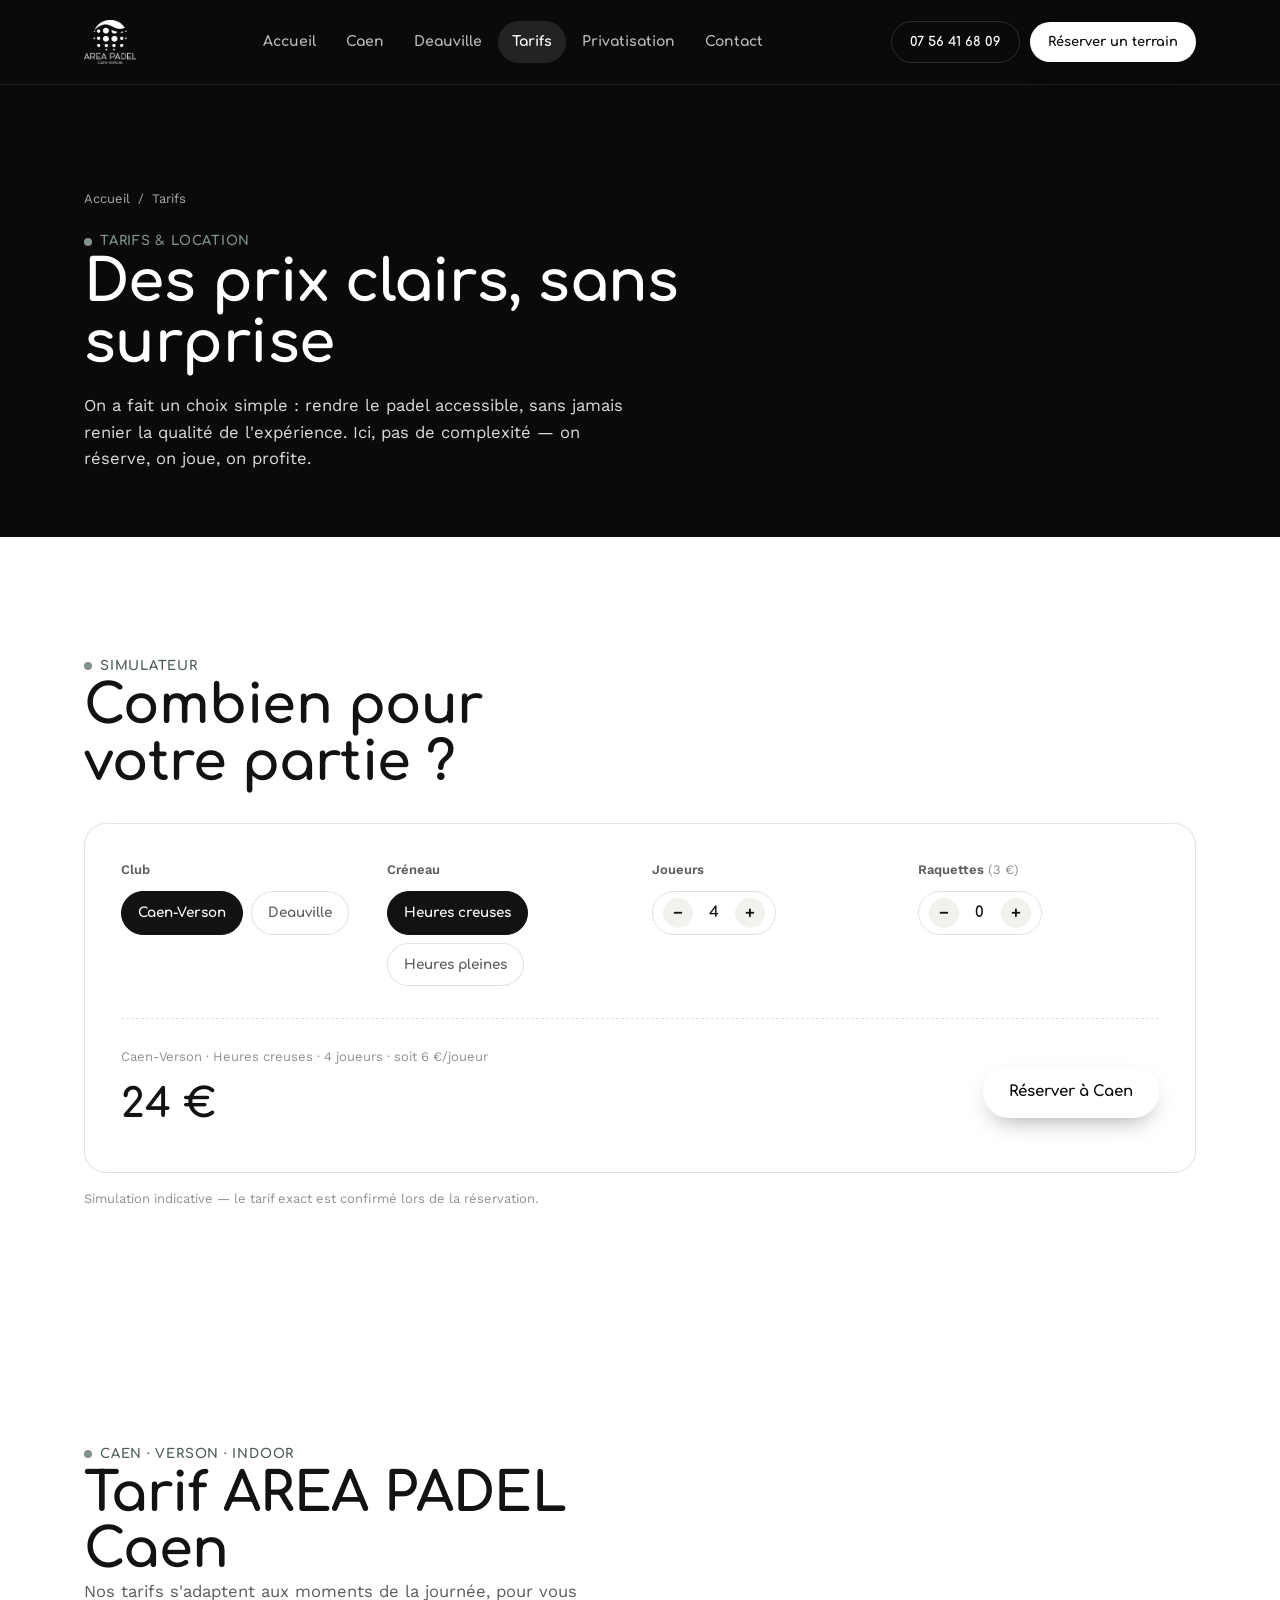
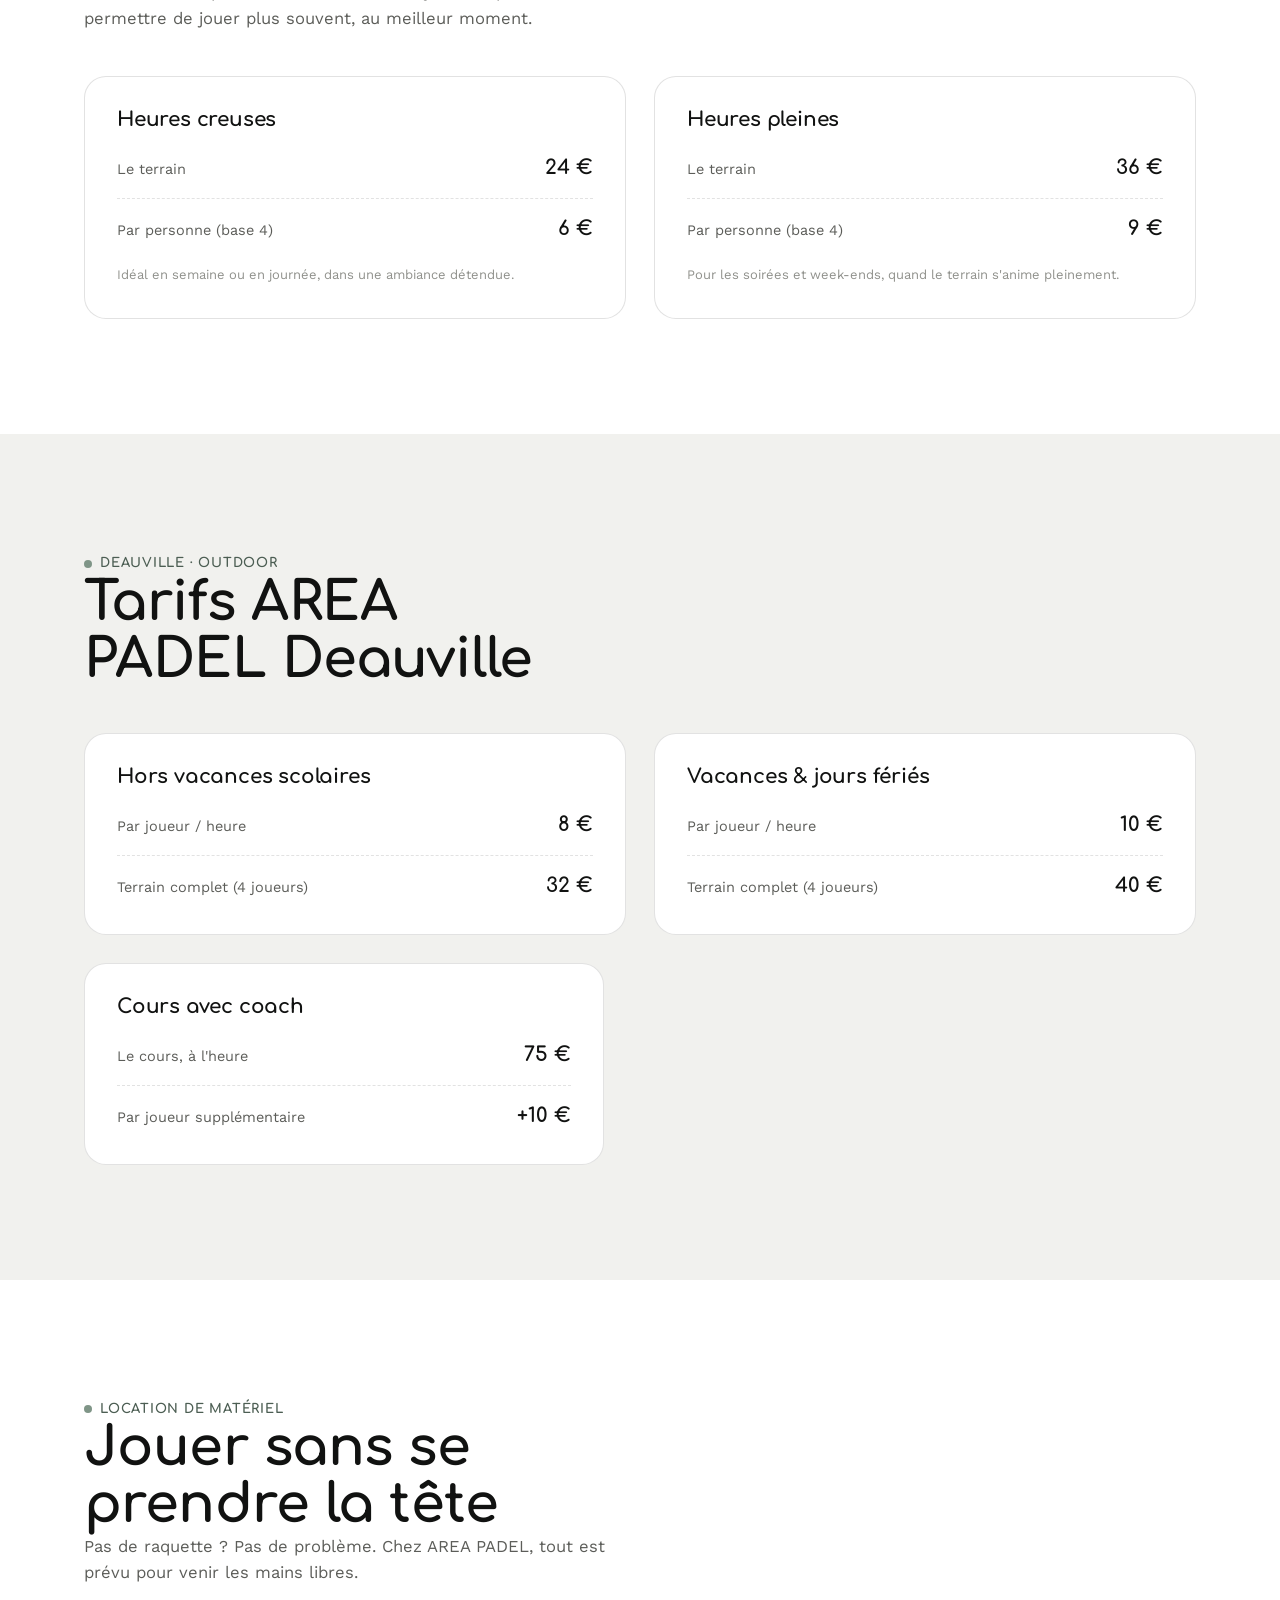
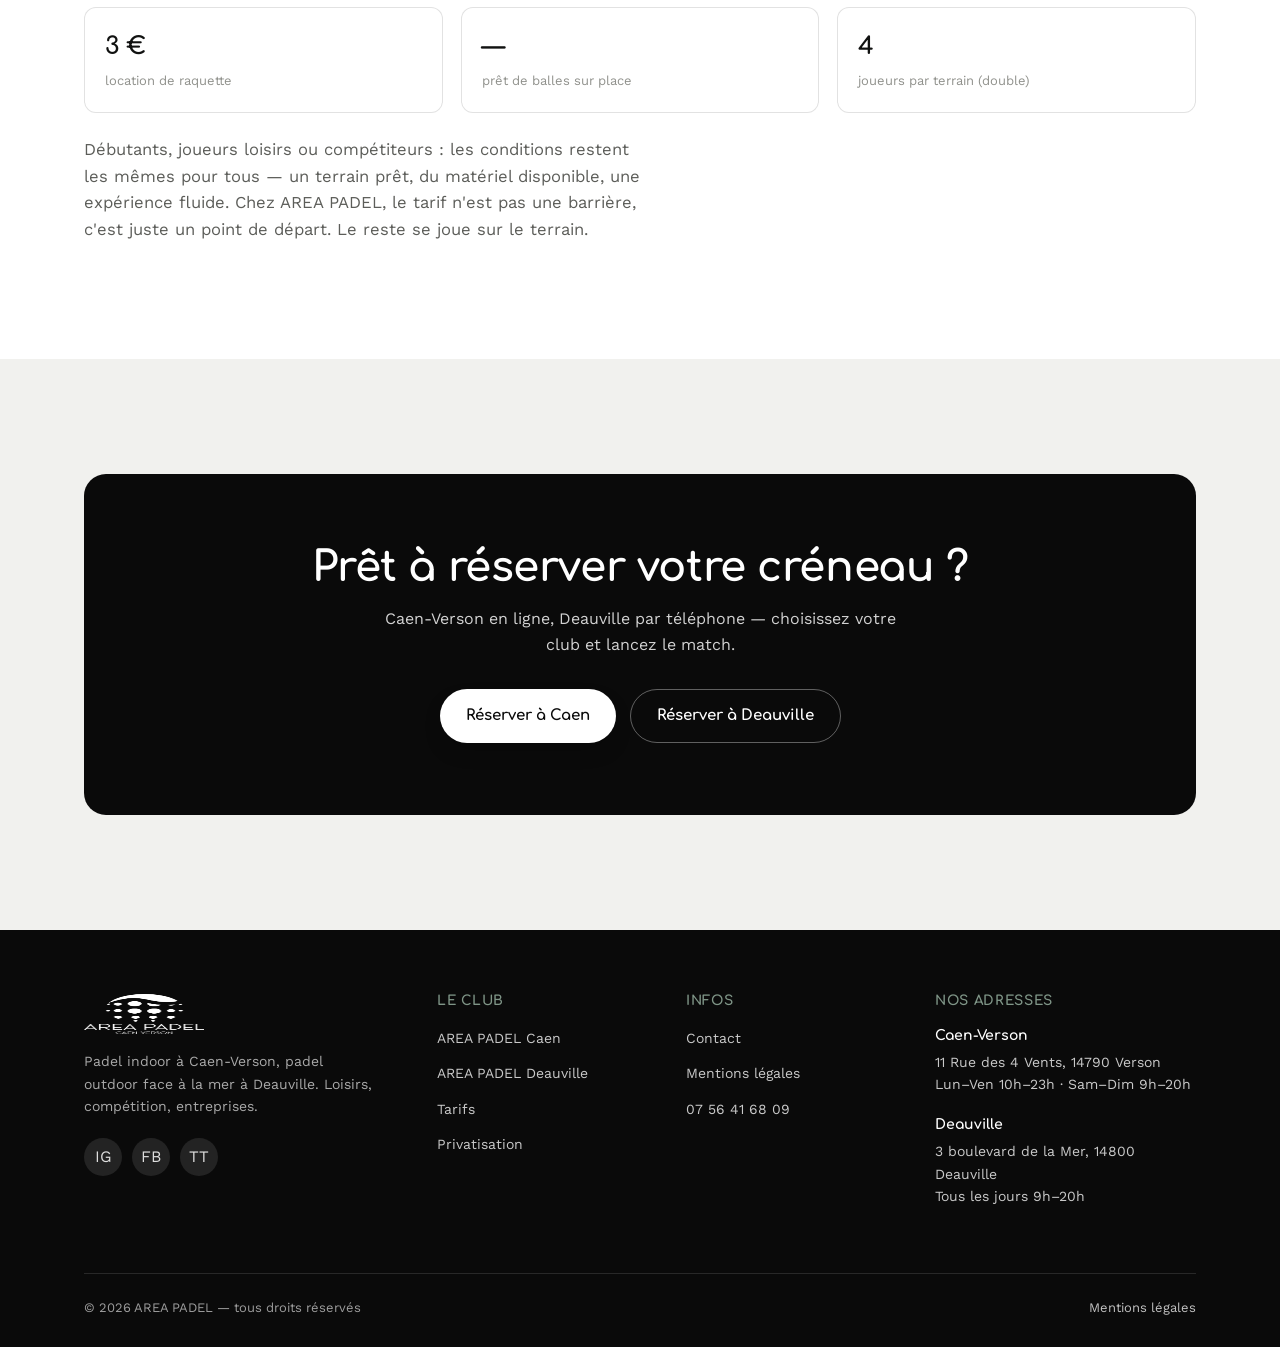
<file: tarifs.html>
<!doctype html>
<html lang="fr">
<head>
<meta charset="UTF-8" />
<meta name="viewport" content="width=device-width, initial-scale=1" />
<title>Tarifs AREA PADEL — Location de terrain à Caen (Verson) &amp; Deauville</title>
<meta name="description" content="Tous les tarifs AREA PADEL : location de terrain à Verson (Caen) et Deauville, location de matériel, cours avec coach. Des prix clairs, sans surprise." />
<link rel="canonical" href="https://area-padel-iota.vercel.app/tarifs.html" />
<meta property="og:type" content="website" />
<meta property="og:title" content="Tarifs AREA PADEL — Caen &amp; Deauville" />
<meta property="og:description" content="Location de terrain, matériel et cours avec coach — tous les tarifs AREA PADEL." />
<meta property="og:image" content="https://area-padel-iota.vercel.app/assets/img/og-image.jpg" />
<meta property="og:image:width" content="1200" />
<meta property="og:image:height" content="630" />
<meta property="og:url" content="https://area-padel-iota.vercel.app/tarifs.html" />
<meta property="og:locale" content="fr_FR" />
<meta name="theme-color" content="#0a0a0a" />
<link rel="icon" href="assets/img/favicon.svg" type="image/svg+xml" />
<link rel="preconnect" href="https://fonts.googleapis.com" />
<link rel="preconnect" href="https://fonts.gstatic.com" crossorigin />
<link rel="stylesheet" href="https://fonts.googleapis.com/css2?family=Comfortaa:wght@500;700&family=Work+Sans:wght@400;500;600&display=swap" />
<link rel="stylesheet" href="assets/styles.css" />
<link rel="stylesheet" href="assets/site.css" />
</head>
<body>
<a href="#main" class="skip-link">Aller au contenu</a>

<header class="site-header">
  <div class="wrap">
    <a href="index.html" class="brand" aria-label="AREA PADEL — accueil">
      <img src="assets/img/logo-area-padel.webp" alt="AREA PADEL Caen-Verson" width="140" height="119" />
    </a>
    <nav class="main-nav" id="main-nav" aria-label="Navigation principale">
      <a href="index.html" data-page="index.html">Accueil</a>
      <a href="caen.html" data-page="caen.html">Caen</a>
      <a href="deauville.html" data-page="deauville.html">Deauville</a>
      <a href="tarifs.html" data-page="tarifs.html" class="is-active">Tarifs</a>
      <a href="privatisation.html" data-page="privatisation.html">Privatisation</a>
      <a href="contact.html" data-page="contact.html">Contact</a>
    </nav>
    <div class="header-cta">
      <a href="tel:0756416809" class="btn btn-outline btn-sm">07 56 41 68 09</a>
      <a href="contact.html" class="btn btn-primary btn-sm">Réserver un terrain</a>
    </div>
    <button class="nav-toggle" aria-label="Ouvrir le menu" aria-expanded="false" aria-controls="main-nav">
      <svg viewBox="0 0 24 24" fill="none" stroke="currentColor" stroke-width="2" stroke-linecap="round"><path d="M3 6h18M3 12h18M3 18h18"/></svg>
    </button>
  </div>
</header>

<main id="main">

  <section class="page-hero theme-caen">
    <div class="wrap">
      <p class="breadcrumb"><a href="index.html">Accueil</a> / <span>Tarifs</span></p>
      <p class="eyebrow">Tarifs &amp; location</p>
      <h1>Des prix clairs, sans surprise</h1>
      <p class="lead">On a fait un choix simple : rendre le padel accessible, sans jamais renier la qualité de l'expérience. Ici, pas de complexité — on réserve, on joue, on profite.</p>
    </div>
  </section>

  <section class="section-pad">
    <div class="wrap">
      <p class="eyebrow reveal">Simulateur</p>
      <h2 class="h-lg reveal">Combien pour votre partie ?</h2>
      <div class="sim-card reveal" id="sim">
        <div class="sim-controls">
          <div class="sim-group">
            <span class="sim-label">Club</span>
            <div class="sim-pills" data-field="club">
              <button type="button" class="sim-pill is-active" data-value="caen">Caen-Verson</button>
              <button type="button" class="sim-pill" data-value="deauville">Deauville</button>
            </div>
          </div>
          <div class="sim-group">
            <span class="sim-label">Créneau</span>
            <div class="sim-pills" id="sim-slots"></div>
          </div>
          <div class="sim-group">
            <span class="sim-label">Joueurs</span>
            <div class="stepper">
              <button type="button" class="step-btn" data-step="players" data-dir="-1" aria-label="Moins de joueurs">−</button>
              <span id="sim-players">4</span>
              <button type="button" class="step-btn" data-step="players" data-dir="1" aria-label="Plus de joueurs">+</button>
            </div>
          </div>
          <div class="sim-group">
            <span class="sim-label">Raquettes <span class="sim-sub">(3 €)</span></span>
            <div class="stepper">
              <button type="button" class="step-btn" data-step="rackets" data-dir="-1" aria-label="Moins de raquettes">−</button>
              <span id="sim-rackets">0</span>
              <button type="button" class="step-btn" data-step="rackets" data-dir="1" aria-label="Plus de raquettes">+</button>
            </div>
          </div>
        </div>
        <div class="sim-total-wrap">
          <div>
            <span class="sim-detail" id="sim-detail">Caen-Verson · Heures creuses · 4 joueurs</span>
            <b class="sim-total" id="sim-total">24 €</b>
          </div>
          <a class="btn btn-primary" id="sim-cta" href="https://areapadelcaen.doinsport.club/home">Réserver à Caen</a>
        </div>
      </div>
      <p class="tarif-note reveal" style="margin-top:16px">Simulation indicative — le tarif exact est confirmé lors de la réservation.</p>
    </div>
  </section>

  <section class="section-pad">
    <div class="wrap">
      <p class="eyebrow reveal">Caen · Verson · indoor</p>
      <h2 class="h-lg reveal">Tarif AREA PADEL Caen</h2>
      <p class="lead reveal">Nos tarifs s'adaptent aux moments de la journée, pour vous permettre de jouer plus souvent, au meilleur moment.</p>
      <div class="tarifs-grid" style="grid-template-columns:1fr 1fr">
        <div class="tarif-card reveal">
          <header><h3>Heures creuses</h3></header>
          <div class="tarif-rows">
            <div class="tarif-row"><span class="lbl">Le terrain</span><span class="val">24 €</span></div>
            <div class="tarif-row"><span class="lbl">Par personne (base 4)</span><span class="val">6 €</span></div>
          </div>
          <p class="tarif-note">Idéal en semaine ou en journée, dans une ambiance détendue.</p>
        </div>
        <div class="tarif-card reveal">
          <header><h3>Heures pleines</h3></header>
          <div class="tarif-rows">
            <div class="tarif-row"><span class="lbl">Le terrain</span><span class="val">36 €</span></div>
            <div class="tarif-row"><span class="lbl">Par personne (base 4)</span><span class="val">9 €</span></div>
          </div>
          <p class="tarif-note">Pour les soirées et week-ends, quand le terrain s'anime pleinement.</p>
        </div>
      </div>
    </div>
  </section>

  <section class="section-pad" style="background:var(--paper-dim)">
    <div class="wrap">
      <p class="eyebrow reveal" style="color:var(--accent-deep)">Deauville · outdoor</p>
      <h2 class="h-lg reveal">Tarifs AREA PADEL Deauville</h2>
      <div class="tarifs-grid" style="grid-template-columns:1fr 1fr">
        <div class="tarif-card reveal">
          <header><h3>Hors vacances scolaires</h3></header>
          <div class="tarif-rows">
            <div class="tarif-row"><span class="lbl">Par joueur / heure</span><span class="val">8 €</span></div>
            <div class="tarif-row"><span class="lbl">Terrain complet (4 joueurs)</span><span class="val">32 €</span></div>
          </div>
        </div>
        <div class="tarif-card reveal">
          <header><h3>Vacances &amp; jours fériés</h3></header>
          <div class="tarif-rows">
            <div class="tarif-row"><span class="lbl">Par joueur / heure</span><span class="val">10 €</span></div>
            <div class="tarif-row"><span class="lbl">Terrain complet (4 joueurs)</span><span class="val">40 €</span></div>
          </div>
        </div>
      </div>
      <div class="tarif-card reveal" style="margin-top:28px;max-width:520px">
        <header><h3>Cours avec coach</h3></header>
        <div class="tarif-rows">
          <div class="tarif-row"><span class="lbl">Le cours, à l'heure</span><span class="val">75 €</span></div>
          <div class="tarif-row"><span class="lbl">Par joueur supplémentaire</span><span class="val">+10 €</span></div>
        </div>
      </div>
    </div>
  </section>

  <section class="section-pad">
    <div class="wrap">
      <p class="eyebrow reveal">Location de matériel</p>
      <h2 class="h-lg reveal">Jouer sans se prendre la tête</h2>
      <p class="lead reveal">Pas de raquette ? Pas de problème. Chez AREA PADEL, tout est prévu pour venir les mains libres.</p>
      <div class="facts-grid" style="grid-template-columns:repeat(3,1fr)">
        <div class="fact-box reveal"><b>3 €</b><span>location de raquette</span></div>
        <div class="fact-box reveal"><b>—</b><span>prêt de balles sur place</span></div>
        <div class="fact-box reveal"><b>4</b><span>joueurs par terrain (double)</span></div>
      </div>
      <p class="lead reveal" style="margin-top:24px">Débutants, joueurs loisirs ou compétiteurs : les conditions restent les mêmes pour tous — un terrain prêt, du matériel disponible, une expérience fluide. Chez AREA PADEL, le tarif n'est pas une barrière, c'est juste un point de départ. Le reste se joue sur le terrain.</p>
    </div>
  </section>

  <section class="section-pad" style="background:var(--paper-dim)">
    <div class="wrap">
      <div class="cta-band reveal">
        <h2>Prêt à réserver votre créneau ?</h2>
        <p>Caen-Verson en ligne, Deauville par téléphone — choisissez votre club et lancez le match.</p>
        <div class="hero-actions">
          <a href="https://areapadelcaen.doinsport.club/home" class="btn btn-ocre">Réserver à Caen</a>
          <a href="tel:0626990996" class="btn btn-ghost-light">Réserver à Deauville</a>
        </div>
      </div>
    </div>
  </section>

</main>

<footer class="site-footer">
  <div class="wrap">
    <div class="footer-top">
      <div class="footer-brand">
        <img src="assets/img/logo-area-padel.webp" alt="AREA PADEL" width="120" height="102" />
        <p>Padel indoor à Caen-Verson, padel outdoor face à la mer à Deauville. Loisirs, compétition, entreprises.</p>
        <div class="footer-social">
          <a href="#" aria-label="Instagram">IG</a>
          <a href="#" aria-label="Facebook">FB</a>
          <a href="#" aria-label="TikTok">TT</a>
        </div>
      </div>
      <div class="footer-col">
        <h4>Le club</h4>
        <ul>
          <li><a href="caen.html">AREA PADEL Caen</a></li>
          <li><a href="deauville.html">AREA PADEL Deauville</a></li>
          <li><a href="tarifs.html">Tarifs</a></li>
          <li><a href="privatisation.html">Privatisation</a></li>
        </ul>
      </div>
      <div class="footer-col">
        <h4>Infos</h4>
        <ul>
          <li><a href="contact.html">Contact</a></li>
          <li><a href="mentions-legales.html">Mentions légales</a></li>
          <li><a href="tel:0756416809">07 56 41 68 09</a></li>
        </ul>
      </div>
      <div class="footer-col">
        <h4>Nos adresses</h4>
        <div class="footer-addr">
          <strong>Caen-Verson</strong>
          <address>11 Rue des 4 Vents, 14790 Verson<br>Lun–Ven 10h–23h · Sam–Dim 9h–20h</address>
        </div>
        <div class="footer-addr">
          <strong>Deauville</strong>
          <address>3 boulevard de la Mer, 14800 Deauville<br>Tous les jours 9h–20h</address>
        </div>
      </div>
    </div>
    <div class="footer-bottom">
      <span>© <span id="year"></span> AREA PADEL — tous droits réservés</span>
      <a href="mentions-legales.html">Mentions légales</a>
    </div>
  </div>
</footer>

<script>document.getElementById('year').textContent = new Date().getFullYear();</script>
<script src="assets/site.js"></script>
</body>
</html>
</file>
<file: assets/styles.css>
/* =========================================================
   AREA PADEL — Caen (Verson) & Deauville
   Tokens, reset & shared base layer. Loaded first on every page,
   then assets/site.css for the "Deux clubs, deux ambiances"
   component system used sitewide.
   Identité réelle : noir/blanc/gris, photo & vidéo, typo ronde
   Comfortaa (titres) / Work Sans (texte). Un seul accent, un
   vert-gris sourd puisé dans le verre des terrains — utilisé
   avec parcimonie (petits libellés, survols).
   ========================================================= */

:root{
  /* paper / ink — sections claires */
  --paper:#ffffff;
  --paper-dim:#f1f1ee;
  --card:#ffffff;
  --ink:#111211;
  --ink-dim:#5c5d59;
  --ink-faint:#90918c;
  --line:rgba(17,18,17,.12);
  --line-soft:rgba(17,18,17,.07);

  /* noir — sections sombres, chrome du site (header/footer/bandeaux) */
  --black:#0a0a0a;
  --black-soft:#151513;
  --line-dark:rgba(255,255,255,.14);
  --line-dark-soft:rgba(255,255,255,.08);

  /* alias historiques conservés pour compat (voir README des tokens) :
     --green-deep = noir profond des bandeaux/chrome
     --green      = noir doux (petits aplats, sélection) */
  --green-deep:var(--black);
  --green:var(--black-soft);
  --green-bright:#ffffff;

  /* alias historiques Deauville — neutralisés, remplacés par la photo */
  --ocre:#ffffff;
  --ocre-deep:#111211;
  --sea:var(--accent-deep);

  /* accent unique, très restreint : vert-gris sourd (verre des terrains) */
  --accent:#7f9587;
  --accent-deep:#4c5e53;

  --f-display:'Comfortaa', ui-rounded, sans-serif;
  --f-body:'Work Sans', system-ui, sans-serif;

  --wrap:1240px;
  --pad:clamp(20px, 5vw, 64px);
  --radius:22px;
  --radius-sm:12px;
  --ease:cubic-bezier(.22,.68,0,1);
}

*,*::before,*::after{box-sizing:border-box}
html{scroll-behavior:smooth}
@media (prefers-reduced-motion: reduce){
  html{scroll-behavior:auto}
  *,*::before,*::after{animation-duration:.001ms !important; animation-iteration-count:1 !important; transition-duration:.001ms !important; scroll-behavior:auto !important}
}
body{
  margin:0;
  background:var(--paper);
  color:var(--ink);
  font-family:var(--f-body);
  font-size:16px;
  line-height:1.6;
  -webkit-font-smoothing:antialiased;
  overflow-x:clip;
}
img{max-width:100%;display:block}
a{color:inherit;text-decoration:none}
h1,h2,h3,h4{margin:0;font-family:var(--f-display);font-weight:700;letter-spacing:-.01em;line-height:1.05}
p{margin:0}
ul{margin:0;padding:0;list-style:none}
button{font:inherit;color:inherit;background:none;border:0;cursor:pointer}

.skip-link{
  position:absolute;left:12px;top:-60px;background:var(--black);color:#fff;
  padding:10px 16px;border-radius:999px;font-weight:600;z-index:999;transition:top .2s var(--ease);
}
.skip-link:focus{top:12px}

::selection{background:var(--accent-deep);color:#fff}
.count{font-variant-numeric:tabular-nums}
</file>
<file: assets/site.css>
/* =========================================================
   AREA PADEL — design system "Deux clubs, deux ambiances"
   Identité réelle : noir/blanc/gris, photo & vidéo pleine
   page, typo ronde Comfortaa, boutons pilule blancs. Le
   contraste "deux ambiances" se joue dans la photographie
   (indoor sombre à Caen / plein jour à Deauville), pas dans
   la couleur. Chargé par toutes les pages après
   assets/styles.css.
   ========================================================= */

/* ---------- layout helpers ---------- */
.wrap{max-width:var(--wrap);margin-inline:auto;padding-inline:var(--pad)}
section{position:relative}
.section-pad{padding-block:clamp(56px, 9vw, 120px)}
.eyebrow{
  display:inline-flex;align-items:center;gap:8px;
  font-family:var(--f-display);font-weight:700;font-size:13px;letter-spacing:.06em;text-transform:uppercase;
  color:var(--accent-deep);
}
.eyebrow::before{content:"";width:8px;height:8px;border-radius:50%;background:var(--accent)}
h2.h-lg{font-size:clamp(32px,4.6vw,54px);max-width:16ch}
h3.h-md{font-size:clamp(22px,2.6vw,30px)}
.lead{font-size:clamp(16px,1.3vw,19px);color:var(--ink-dim);max-width:56ch}
.reveal{opacity:0;transform:translateY(18px);transition:opacity .7s var(--ease),transform .7s var(--ease)}
.reveal.is-visible{opacity:1;transform:none}

/* dotted-ball motif, echoes the AREA PADEL mark */
.dots{position:absolute;inset:auto auto auto auto;pointer-events:none;opacity:.5}
.dots svg{display:block}

/* ---------- buttons ---------- */
.btn{
  display:inline-flex;align-items:center;justify-content:center;gap:8px;
  padding:14px 26px;border-radius:999px;font-family:var(--f-display);font-weight:700;font-size:15px;
  transition:transform .25s var(--ease),box-shadow .25s var(--ease),background .25s var(--ease);
  white-space:nowrap;
}
.btn-primary{background:#fff;color:var(--black);box-shadow:0 10px 24px -10px rgba(0,0,0,.4)}
.btn-primary:hover{transform:translateY(-2px);box-shadow:0 14px 28px -10px rgba(0,0,0,.5)}
.btn-ocre{background:#fff;color:var(--black);box-shadow:0 10px 24px -10px rgba(0,0,0,.4)}
.btn-ocre:hover{transform:translateY(-2px)}
.btn-outline{border:1.5px solid var(--line);color:var(--ink)}
.btn-outline:hover{border-color:var(--accent-deep);color:var(--accent-deep)}
.btn-ghost-light{border:1.5px solid rgba(255,255,255,.35);color:#fff}
.btn-ghost-light:hover{border-color:#fff;background:rgba(255,255,255,.08)}
.btn-sm{padding:10px 18px;font-size:13px}

/* ---------- header ---------- */
.site-header{
  position:sticky;top:0;z-index:100;
  background:var(--black);
  border-bottom:1px solid var(--line-dark-soft);
}
.site-header .wrap{display:flex;align-items:center;justify-content:space-between;gap:24px;height:84px}
.brand{display:flex;align-items:center;gap:10px}
.brand img{height:44px;width:auto;filter:brightness(0) invert(1)}
.main-nav{display:flex;align-items:center;gap:2px}
.main-nav a{
  padding:10px 14px;border-radius:999px;font-family:var(--f-display);font-weight:700;font-size:14px;
  color:rgba(255,255,255,.72);transition:background .2s var(--ease),color .2s var(--ease);
}
.main-nav a:hover,.main-nav a.is-active{background:rgba(255,255,255,.1);color:#fff}
.header-cta{display:flex;align-items:center;gap:10px}
.header-cta .btn-outline{border-color:var(--line-dark);color:#fff}
.header-cta .btn-outline:hover{border-color:#fff}
.nav-toggle{display:none;width:44px;height:44px;border-radius:999px;background:rgba(255,255,255,.1);align-items:center;justify-content:center;color:#fff}
.nav-toggle svg{width:20px;height:20px}

@media (max-width:980px){
  .main-nav{
    position:fixed;inset:84px 0 0 0;background:var(--black);flex-direction:column;align-items:stretch;
    padding:16px;gap:4px;transform:translateY(-8px);opacity:0;pointer-events:none;transition:opacity .25s var(--ease),transform .25s var(--ease);
    overflow-y:auto;
  }
  .main-nav.is-open{opacity:1;transform:none;pointer-events:auto}
  .main-nav a{padding:16px 18px;font-size:18px;border-bottom:1px solid var(--line-dark-soft)}
  .header-cta .btn:not(.btn-sm-mobile){display:none}
  .nav-toggle{display:flex}
}
@media (max-width:560px){
  .header-cta{display:none}
}

/* ---------- hero (accueil) — vidéo plein cadre ---------- */
.hero{
  position:relative;overflow:clip;color:#fff;
  padding-block:clamp(120px,18vw,200px) clamp(64px,9vw,110px);
  background:var(--black);
  min-height:clamp(520px,80vh,860px);
  display:flex;align-items:flex-end;
}
.hero-media{position:absolute;inset:0;z-index:0}
.hero-media video{width:100%;height:100%;object-fit:cover;display:block}
.hero.is-static .hero-media video{display:none}
.hero-overlay{
  position:absolute;inset:0;z-index:1;
  background:linear-gradient(180deg, rgba(0,0,0,.35) 0%, rgba(0,0,0,.55) 55%, rgba(0,0,0,.85) 100%);
}
.hero .wrap{position:relative;z-index:2;width:100%}
.hero-content{max-width:760px}
.hero-kicker{font-family:var(--f-display);font-weight:700;color:rgba(255,255,255,.78);letter-spacing:.04em;text-transform:uppercase;font-size:13px;display:flex;gap:10px;align-items:center;flex-wrap:wrap;margin-bottom:18px}
.hero-kicker span{display:inline-flex;align-items:center;gap:6px}
.hero-kicker span::before{content:"";width:6px;height:6px;border-radius:50%;background:var(--accent)}
.hero h1{font-size:clamp(36px,5.6vw,64px);letter-spacing:-.02em}
.hero h1 .accent-green,.hero h1 .accent-ocre{color:var(--accent)}
.hero p.lead{margin-top:20px;color:rgba(255,255,255,.86);max-width:56ch}
.hero-actions{display:flex;flex-wrap:wrap;gap:14px;margin-top:32px}
.hero-meta{display:flex;gap:28px;margin-top:44px;flex-wrap:wrap}
.hero-meta div strong{display:block;font-family:var(--f-display);font-size:22px;color:#fff}
.hero-meta div span{font-size:13px;color:rgba(255,255,255,.62)}

.hero-badge{
  display:inline-flex;align-items:center;gap:10px;margin-top:32px;
  background:rgba(10,10,10,.55);border:1px solid rgba(255,255,255,.2);color:#fff;
  border-radius:var(--radius-sm);padding:12px 18px;
  font-family:var(--f-display);font-weight:700;font-size:13px;
}
.hero-badge .pip{width:9px;height:9px;border-radius:50%;background:var(--accent)}

/* ---------- stats band ---------- */
.stats-band{background:var(--black);color:#fff;padding-block:56px}
.stats-band .wrap{display:grid;grid-template-columns:repeat(4,1fr);gap:24px}
.stat b{display:block;font-family:var(--f-display);font-size:clamp(30px,3.6vw,46px);color:#fff}
.stat span{font-size:13.5px;color:rgba(255,255,255,.62)}
@media (max-width:800px){.stats-band .wrap{grid-template-columns:repeat(2,1fr)}}

/* ---------- clubs comparison ---------- */
.clubs-grid{display:grid;grid-template-columns:1fr 1fr;gap:28px;margin-top:48px}
.club-card{
  border-radius:var(--radius);padding:36px;position:relative;overflow:clip;
  border:1px solid var(--line);background:var(--card);
  background-size:cover;background-position:center;
  min-height:420px;display:flex;flex-direction:column;justify-content:flex-end;
}
.club-card[data-theme="caen"]{
  background-image:linear-gradient(180deg, rgba(6,6,6,.35) 0%, rgba(6,6,6,.55) 45%, rgba(6,6,6,.92) 100%), url("img/caen-installations.webp");
}
.club-card[data-theme="deauville"]{
  background-image:linear-gradient(180deg, rgba(6,6,6,.12) 0%, rgba(6,6,6,.35) 55%, rgba(6,6,6,.85) 100%), url("img/deauville-club-1.webp");
}
.club-card[data-theme="caen"],.club-card[data-theme="deauville"]{color:#fff}
.club-tag{
  display:inline-flex;font-family:var(--f-display);font-weight:700;font-size:12.5px;letter-spacing:.05em;
  text-transform:uppercase;padding:6px 14px;border-radius:999px;background:rgba(255,255,255,.16);margin-bottom:18px;
  width:fit-content;
}
.club-card[data-theme="caen"] .club-tag,.club-card[data-theme="deauville"] .club-tag{color:#fff}
.club-card h3{font-size:clamp(24px,2.6vw,30px);margin-bottom:10px}
.club-card p{color:rgba(255,255,255,.85);font-size:15px}
.club-facts{display:flex;flex-wrap:wrap;gap:10px;margin-top:22px}
.club-facts li{
  font-size:12.5px;font-weight:600;background:rgba(255,255,255,.12);padding:8px 12px;border-radius:999px;
  border:1px solid rgba(255,255,255,.16);
}
.club-card .btn{margin-top:26px;width:fit-content}
.club-card .btn-outline{border-color:rgba(255,255,255,.4);color:#fff}
.club-card .btn-outline:hover{border-color:#fff;background:rgba(255,255,255,.1)}
@media (max-width:860px){.clubs-grid{grid-template-columns:1fr}}

/* ---------- ambiance / clubhouse ---------- */
.ambiance{display:grid;grid-template-columns:.95fr 1.05fr;gap:clamp(28px,5vw,64px);align-items:center}
.ambiance-media{position:relative}
.ambiance-media img{border-radius:var(--radius);width:100%;aspect-ratio:4/3;object-fit:cover}
.ambiance-media.two-up{display:grid;grid-template-columns:1.3fr .8fr;gap:14px;aspect-ratio:4/3}
.ambiance-media.two-up img{aspect-ratio:auto;width:100%;height:100%;object-fit:cover}
.ambiance-pill{
  position:absolute;top:-18px;right:-18px;background:#fff;color:var(--ink);
  border-radius:var(--radius-sm);padding:14px 18px;font-family:var(--f-display);font-weight:700;font-size:13px;
  box-shadow:0 16px 30px -16px rgba(0,0,0,.4);
}
.ambiance-list{display:grid;gap:16px;margin-top:28px}
.ambiance-list li{display:flex;gap:14px;align-items:flex-start}
.ambiance-list .ico{
  flex:none;width:38px;height:38px;border-radius:50%;background:var(--paper-dim);
  display:flex;align-items:center;justify-content:center;color:var(--accent-deep);
}
.ambiance-list strong{display:block;font-family:var(--f-display);font-size:15.5px}
.ambiance-list span{font-size:14px;color:var(--ink-dim)}
@media (max-width:880px){.ambiance{grid-template-columns:1fr}.ambiance-media{order:2}}

/* ---------- tarifs ---------- */
.tarifs-grid{display:grid;grid-template-columns:1fr 1fr;gap:28px;margin-top:44px}
@media (max-width:640px){.tarifs-grid{grid-template-columns:1fr !important}}
.tarif-card{border:1px solid var(--line);border-radius:var(--radius);background:var(--card);padding:32px;overflow:clip}
.tarif-card header{display:flex;justify-content:space-between;align-items:center;margin-bottom:22px}
.tarif-card header h3{font-size:20px}
.tarif-rows{display:grid;gap:14px}
.tarif-row{
  display:flex;justify-content:space-between;align-items:baseline;gap:12px;
  padding-bottom:14px;border-bottom:1px dashed var(--line);
}
.tarif-row:last-child{border-bottom:0;padding-bottom:0}
.tarif-row .lbl{font-size:14.5px;color:var(--ink-dim)}
.tarif-row .val{font-family:var(--f-display);font-weight:700;font-size:20px;color:var(--ink)}
.tarif-note{margin-top:20px;font-size:13px;color:var(--ink-faint)}

/* ---------- price simulator ---------- */
.sim-card{border:1px solid var(--line);border-radius:var(--radius);background:var(--card);padding:clamp(24px,4vw,36px);margin-top:32px}
.sim-controls{display:grid;grid-template-columns:repeat(4,1fr);gap:24px}
.sim-group{display:flex;flex-direction:column;gap:10px;min-width:0}
.sim-label{font-size:13px;font-weight:600;color:var(--ink-dim)}
.sim-label .sim-sub{font-weight:400;color:var(--ink-faint)}
.sim-pills{display:flex;flex-wrap:wrap;gap:8px}
.sim-pill{
  border:1.5px solid var(--line);border-radius:999px;padding:10px 16px;
  font-family:var(--f-display);font-weight:700;font-size:13.5px;color:var(--ink-dim);
  background:var(--card);transition:background .2s var(--ease),color .2s var(--ease),border-color .2s var(--ease);
}
.sim-pill:hover:not(.is-active){border-color:var(--ink);color:var(--ink)}
.sim-pill.is-active{background:var(--ink);color:#fff;border-color:var(--ink)}
.stepper{display:inline-flex;align-items:center;gap:14px;border:1.5px solid var(--line);border-radius:999px;padding:6px 10px;width:fit-content}
.stepper span{min-width:14px;text-align:center;font-family:var(--f-display);font-weight:700;font-size:15px}
.step-btn{
  width:30px;height:30px;border-radius:50%;background:var(--paper-dim);
  font-family:var(--f-display);font-weight:700;font-size:18px;line-height:1;
  display:flex;align-items:center;justify-content:center;transition:background .2s var(--ease),color .2s var(--ease);
}
.step-btn:hover{background:var(--ink);color:#fff}
.sim-total-wrap{
  display:flex;justify-content:space-between;align-items:center;flex-wrap:wrap;gap:18px;
  margin-top:32px;padding-top:28px;border-top:1px dashed var(--line);
}
.sim-detail{display:block;font-size:13px;color:var(--ink-faint);margin-bottom:4px}
.sim-total{font-family:var(--f-display);font-weight:700;font-size:clamp(30px,4vw,40px)}
@media (max-width:860px){.sim-controls{grid-template-columns:1fr 1fr}}
@media (max-width:520px){
  .sim-controls{grid-template-columns:1fr}
  .sim-total-wrap{flex-direction:column;align-items:stretch}
  .sim-total-wrap .btn{width:100%}
}

/* ---------- privatisation band ---------- */
.priv-band{
  border-radius:var(--radius);background:var(--black);color:#fff;
  padding:clamp(32px,5vw,56px);display:grid;grid-template-columns:1.1fr .9fr;gap:40px;align-items:center;
  position:relative;overflow:clip;
}
.priv-band ul{display:grid;gap:12px;margin-top:20px}
.priv-band ul li{display:flex;gap:10px;font-size:14.5px;color:rgba(255,255,255,.86)}
.priv-band ul li::before{content:"✓";color:var(--accent);font-weight:700}
.priv-side{background:rgba(255,255,255,.08);border:1px solid rgba(255,255,255,.14);border-radius:var(--radius-sm);padding:26px}
.priv-side strong{font-family:var(--f-display);font-size:28px;display:block;color:#fff}
.priv-side p{font-size:13.5px;color:rgba(255,255,255,.75);margin-top:8px}
.priv-side .btn{margin-top:18px;width:100%}
@media (max-width:860px){.priv-band{grid-template-columns:1fr}}

/* ---------- partners ---------- */
.partners-row{display:flex;flex-wrap:wrap;gap:16px;margin-top:32px}
.partner-chip{
  border:1px solid var(--line);border-radius:999px;padding:12px 20px;font-size:13.5px;font-weight:600;
  display:flex;gap:10px;align-items:center;background:var(--card);
}
.partner-chip b{font-family:var(--f-display);color:var(--accent-deep)}

/* ---------- FAQ ---------- */
.faq-list{margin-top:36px;border-top:1px solid var(--line)}
.faq-item{border-bottom:1px solid var(--line)}
.faq-q{
  width:100%;display:flex;justify-content:space-between;align-items:center;gap:16px;
  padding:22px 4px;text-align:left;font-family:var(--f-display);font-weight:700;font-size:16.5px;
}
.faq-q .plus{flex:none;width:28px;height:28px;border-radius:50%;background:var(--paper-dim);position:relative;transition:transform .3s var(--ease),background .3s var(--ease)}
.faq-q .plus::before,.faq-q .plus::after{content:"";position:absolute;background:var(--ink);border-radius:2px}
.faq-q .plus::before{left:8px;right:8px;top:13px;height:2px}
.faq-q .plus::after{top:8px;bottom:8px;left:13px;width:2px;transition:opacity .25s var(--ease)}
.faq-item.is-open .plus{background:var(--black);transform:rotate(180deg)}
.faq-item.is-open .plus::before,.faq-item.is-open .plus::after{background:#fff}
.faq-item.is-open .plus::after{opacity:0}
.faq-a{max-height:0;overflow:hidden;transition:max-height .35s var(--ease)}
.faq-a p{padding:0 4px 22px;color:var(--ink-dim);font-size:15px;max-width:64ch}

/* ---------- CTA band ---------- */
.cta-band{
  border-radius:var(--radius);background:var(--black);
  color:#fff;padding:clamp(40px,6vw,72px);text-align:center;position:relative;overflow:clip;
}
.cta-band h2{font-size:clamp(28px,4vw,42px)}
.cta-band p{color:rgba(255,255,255,.82);margin:16px auto 0;max-width:52ch}
.cta-band .hero-actions{justify-content:center}

/* ---------- footer ---------- */
.site-footer{background:var(--black);color:rgba(255,255,255,.85);padding-block:64px 28px}
.footer-top{display:grid;grid-template-columns:1.2fr .8fr .8fr 1fr;gap:40px}
.footer-brand img{height:40px;filter:brightness(0) invert(1)}
.footer-brand p{margin-top:16px;font-size:14px;color:rgba(255,255,255,.65);max-width:32ch}
.footer-social{display:flex;gap:10px;margin-top:20px}
.footer-social a{width:38px;height:38px;border-radius:50%;background:rgba(255,255,255,.1);display:flex;align-items:center;justify-content:center;transition:background .2s var(--ease)}
.footer-social a:hover{background:rgba(255,255,255,.2)}
.footer-col h4{font-family:var(--f-display);font-size:13.5px;text-transform:uppercase;letter-spacing:.05em;color:var(--accent);margin-bottom:16px}
.footer-col ul{display:grid;gap:10px}
.footer-col a,.footer-col address{font-size:14px;color:rgba(255,255,255,.78);font-style:normal}
.footer-col a:hover{color:#fff}
.footer-addr{margin-bottom:18px}
.footer-addr strong{display:block;font-family:var(--f-display);font-size:14px;color:#fff;margin-bottom:4px}
.footer-bottom{
  margin-top:48px;padding-top:24px;border-top:1px solid rgba(255,255,255,.12);
  display:flex;justify-content:space-between;flex-wrap:wrap;gap:12px;font-size:13px;color:rgba(255,255,255,.6);
}
.footer-bottom a{color:rgba(255,255,255,.75)}
.footer-bottom a:hover{color:#fff}
@media (max-width:900px){.footer-top{grid-template-columns:1fr 1fr;gap:32px}}
@media (max-width:560px){.footer-top{grid-template-columns:1fr}}

/* ---------- inner page hero (sous-pages) ---------- */
.page-hero{
  position:relative;overflow:clip;color:#fff;background:var(--black);
  padding-block:clamp(64px,9vw,104px) clamp(40px,6vw,64px);
}
.page-hero-media{position:absolute;inset:0;z-index:0}
.page-hero-media video,.page-hero-media img{width:100%;height:100%;object-fit:cover;display:block}
.page-hero.is-static .page-hero-media video{display:none}
.page-hero-overlay{
  position:absolute;inset:0;z-index:1;
  background:linear-gradient(180deg, rgba(0,0,0,.4) 0%, rgba(0,0,0,.6) 55%, rgba(0,0,0,.9) 100%);
}
.page-hero.theme-deauville .page-hero-overlay{
  background:linear-gradient(180deg, rgba(0,0,0,.32) 0%, rgba(0,0,0,.45) 60%, rgba(0,0,0,.75) 100%);
}
.page-hero .wrap{position:relative;z-index:2}
.page-hero .eyebrow{color:var(--accent)}
.page-hero .eyebrow::before{background:var(--accent)}
.page-hero h1{font-size:clamp(34px,5vw,58px);max-width:20ch}
.page-hero p.lead{color:rgba(255,255,255,.86);margin-top:18px}
.breadcrumb{font-size:13px;color:rgba(255,255,255,.65);margin-bottom:18px;display:flex;gap:8px;align-items:center}
.breadcrumb a:hover{color:#fff}

.split{display:grid;grid-template-columns:1fr 1fr;gap:clamp(28px,5vw,64px);align-items:start}
.split.reverse{direction:rtl}
.split.reverse>*{direction:ltr}
@media (max-width:880px){.split{grid-template-columns:1fr}}

.facts-grid{display:grid;grid-template-columns:repeat(3,1fr);gap:18px;margin-top:20px}
.fact-box{border:1px solid var(--line);border-radius:var(--radius-sm);padding:20px;background:var(--card)}
.fact-box b{display:block;font-family:var(--f-display);font-size:24px;color:var(--ink)}
.fact-box span{font-size:13px;color:var(--ink-faint)}
@media (max-width:700px){.facts-grid{grid-template-columns:1fr 1fr !important}}
@media (max-width:420px){.facts-grid{grid-template-columns:1fr !important}}

/* ---------- contact page ---------- */
.contact-grid{display:grid;grid-template-columns:1fr 1fr;gap:48px;align-items:start}
.form-field{display:grid;gap:8px;margin-bottom:18px}
.form-field label{font-size:13.5px;font-weight:600;color:var(--ink-dim)}
.form-field input,.form-field select,.form-field textarea{
  border:1.5px solid var(--line);border-radius:var(--radius-sm);padding:13px 16px;font-family:var(--f-body);
  font-size:15px;background:var(--card);color:var(--ink);
}
.form-field input:focus,.form-field select:focus,.form-field textarea:focus{outline:2px solid var(--accent-deep);outline-offset:1px}
.form-row{display:grid;grid-template-columns:1fr 1fr;gap:16px}
@media (max-width:560px){.form-row{grid-template-columns:1fr}.contact-grid{grid-template-columns:1fr}}
.contact-card{border:1px solid var(--line);border-radius:var(--radius);padding:28px;background:var(--card);margin-bottom:18px}
.contact-card h3{font-size:17px;margin-bottom:14px}
.map-frame{border-radius:var(--radius);overflow:clip;border:1px solid var(--line);aspect-ratio:16/10;width:100%;filter:grayscale(1) contrast(1.05)}
.map-frame iframe{width:100%;height:100%;border:0}

/* ---------- mentions légales ---------- */
.legal-body{max-width:74ch}
.legal-body h2{font-size:22px;margin-top:40px;margin-bottom:12px}
.legal-body p,.legal-body li{font-size:15px;color:var(--ink-dim);margin-bottom:10px}
.legal-body ul{padding-left:20px;list-style:disc}
.legal-todo{background:#f1f1ee;border:1px dashed var(--ink-faint);border-radius:var(--radius-sm);padding:2px 8px;font-weight:600;color:var(--ink-dim)}
</file>
